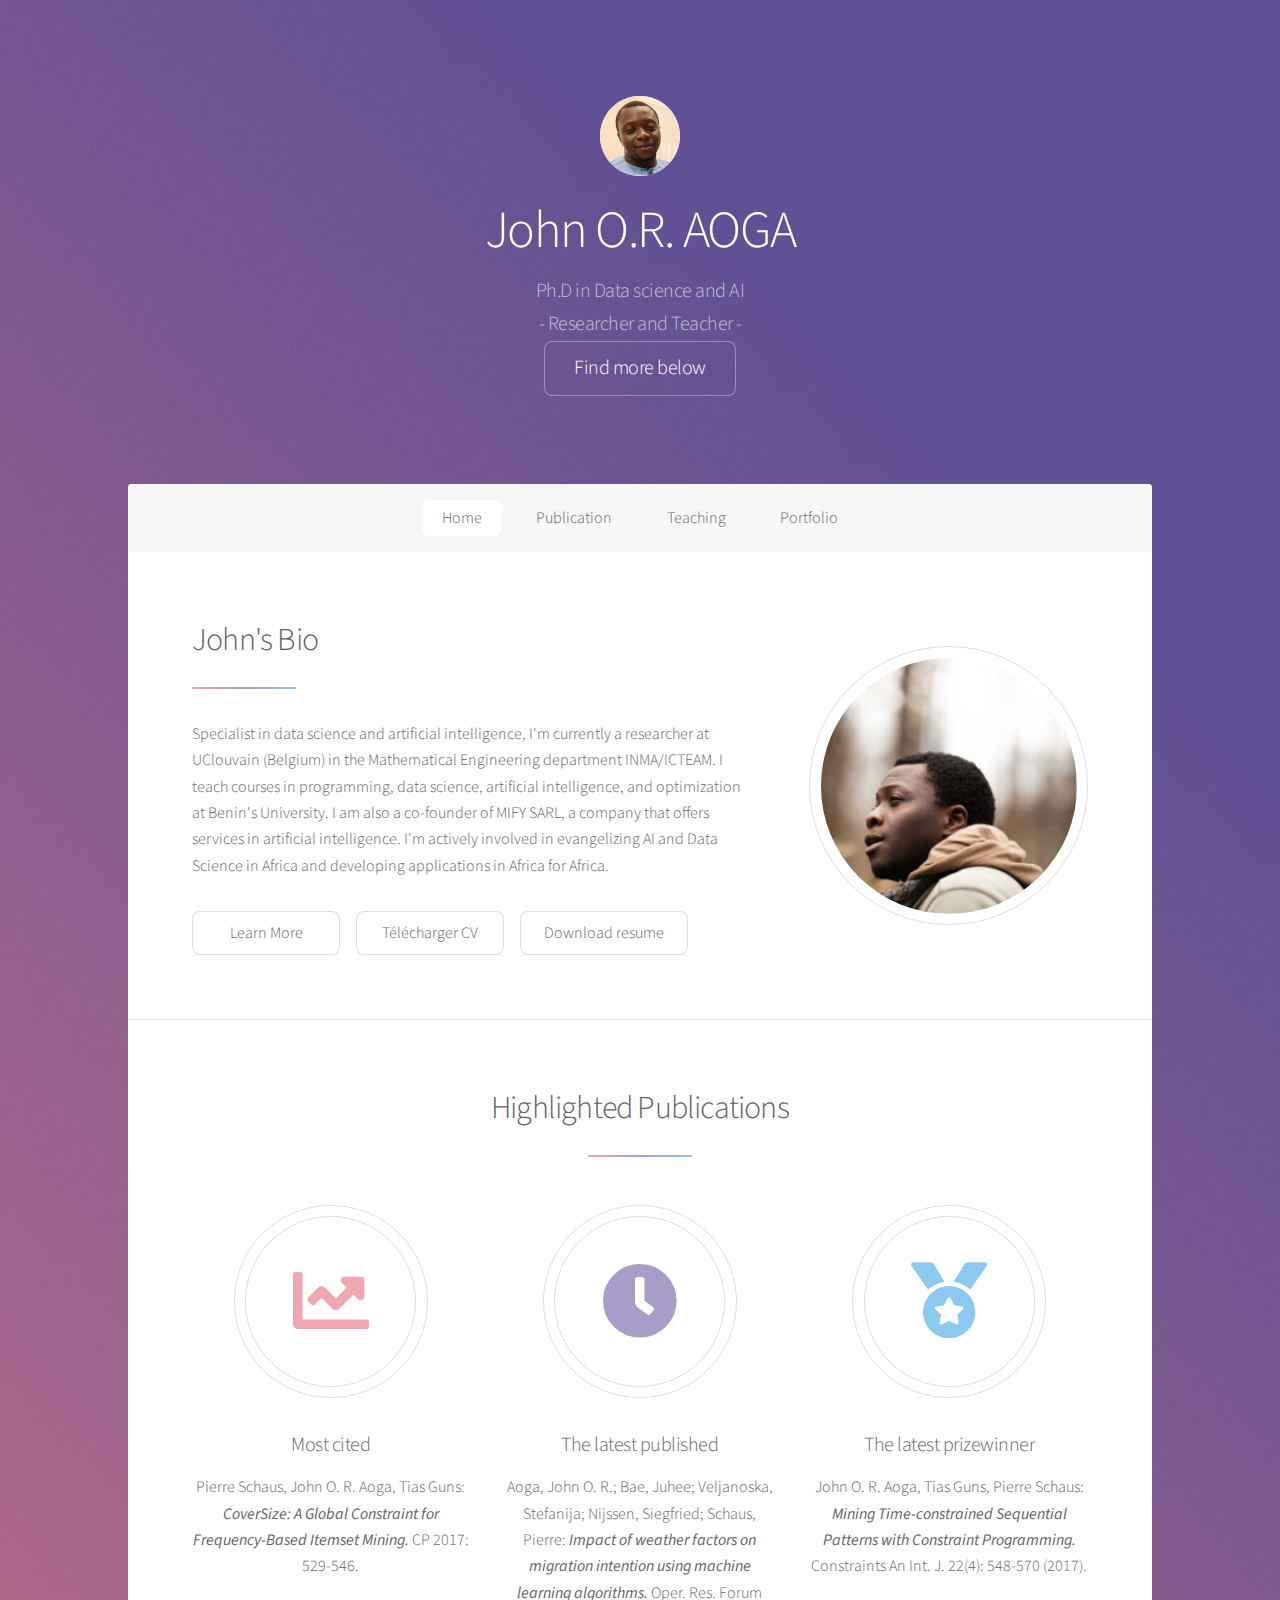
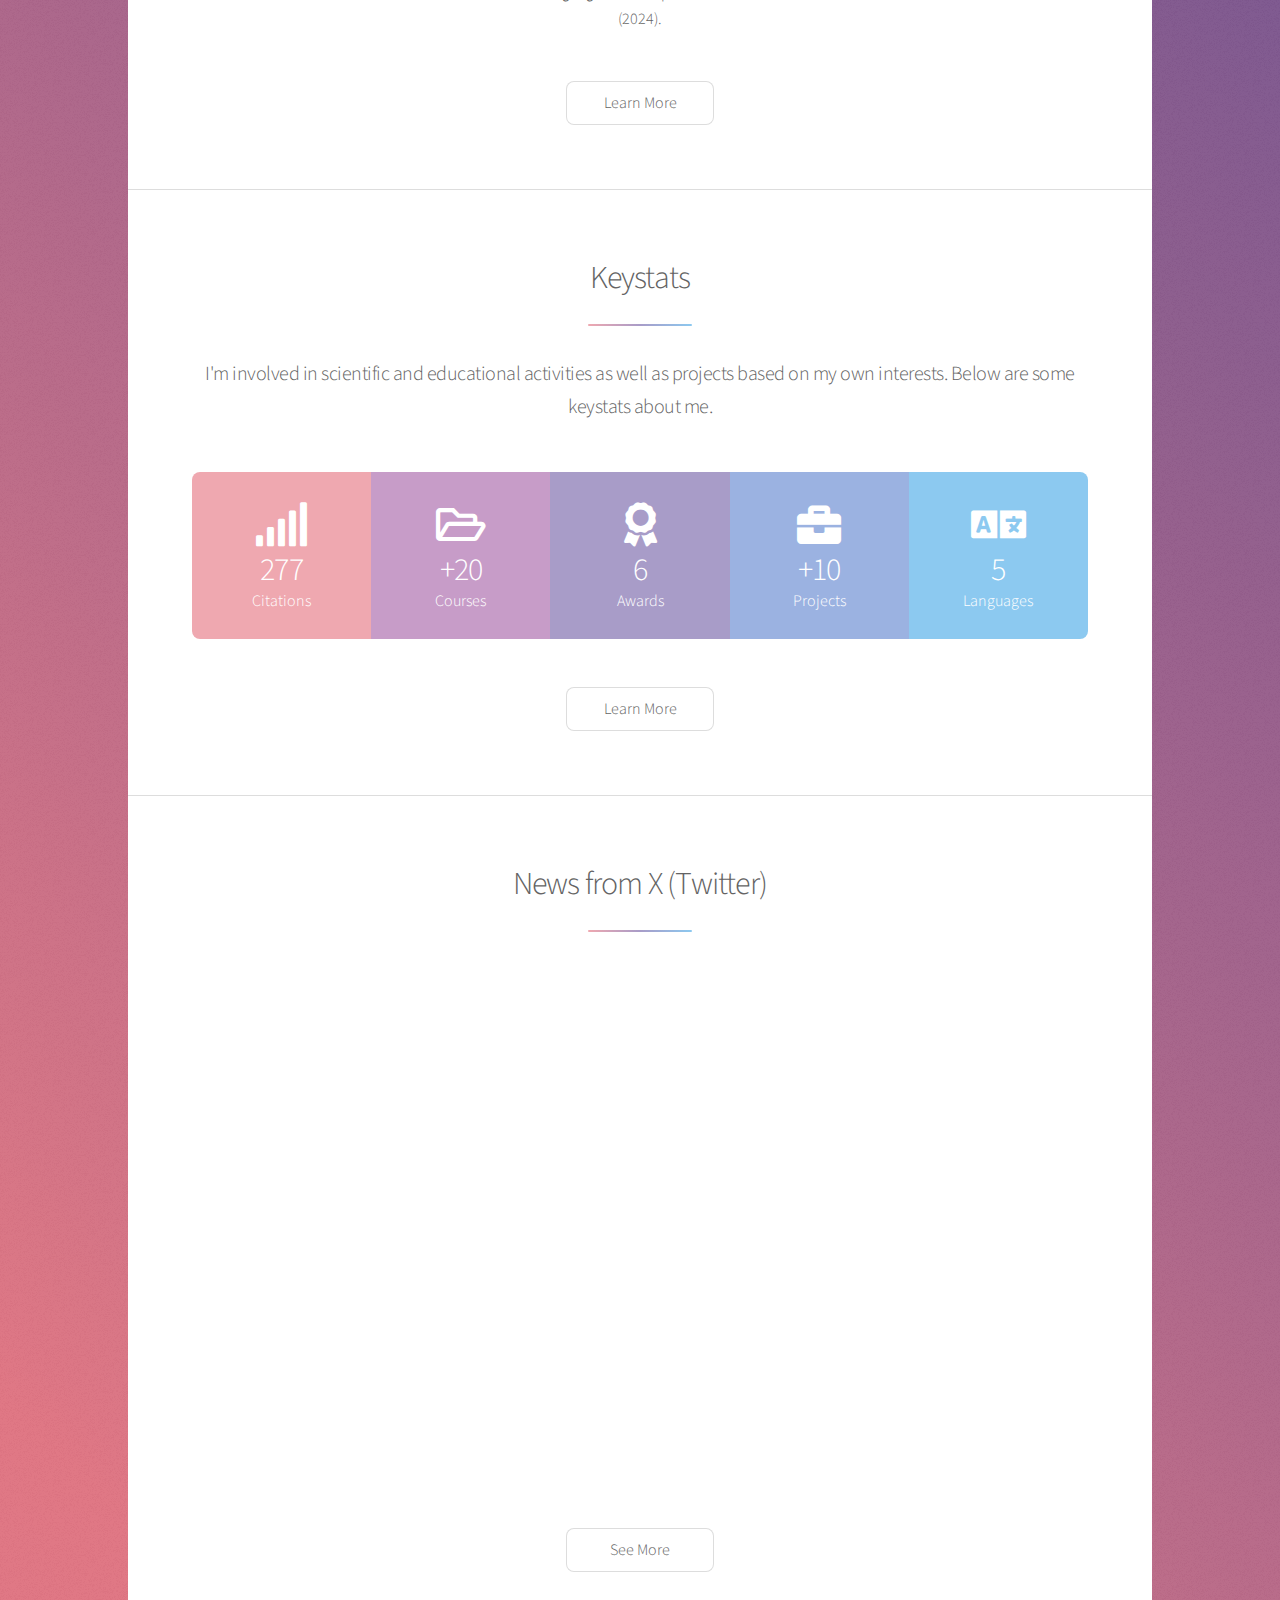
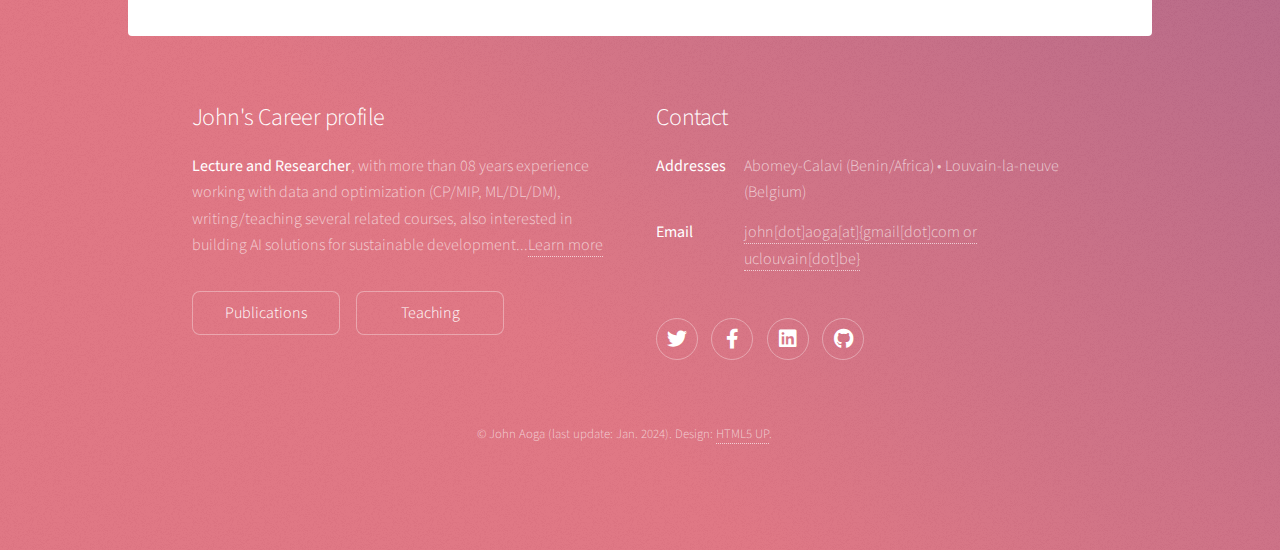
<file: index.html>
<!DOCTYPE HTML>
<!--
	Stellar by HTML5 UP
	html5up.net | @ajlkn
	Free for personal and commercial use under the CCA 3.0 license (html5up.net/license)
-->
<html>

<head>
	<title>John AOGA</title>
	<meta charset="utf-8" />
	<meta name="viewport" content="width=device-width, initial-scale=1, user-scalable=no" />
	<link rel="stylesheet" href="assets/css/main.css" />
	<noscript>
		<link rel="stylesheet" href="assets/css/noscript.css" />
	</noscript>
	<!-- Google Tag Manager --
		<script>(function(w,d,s,l,i){w[l]=w[l]||[];w[l].push({'gtm.start':
			new Date().getTime(),event:'gtm.js'});var f=d.getElementsByTagName(s)[0],
			j=d.createElement(s),dl=l!='dataLayer'?'&l='+l:'';j.async=true;j.src=
			'https://www.googletagmanager.com/gtm.js?id='+i+dl;f.parentNode.insertBefore(j,f);
			})(window,document,'script','dataLayer','GTM-5WQ2QBTK');</script>
		!-- End Google Tag Manager -->
	<!-- Google tag (gtag.js) -->
	<script async src="https://www.googletagmanager.com/gtag/js?id=G-4PGBBVECE0"></script>
	<script>
		window.dataLayer = window.dataLayer || [];
		function gtag() { dataLayer.push(arguments); }
		gtag('js', new Date());

		gtag('config', 'G-4PGBBVECE0');
	</script>
	<!-- Google tag (gtag.js) -->
</head>

<body class="is-preload">
	<!-- Google Tag Manager (noscript) --
		<noscript><iframe src="https://www.googletagmanager.com/ns.html?id=GTM-5WQ2QBTK"
			height="0" width="0" style="display:none;visibility:hidden"></iframe></noscript>
		!-- End Google Tag Manager (noscript) -->

	<!-- Wrapper -->
	<div id="wrapper">

		<!-- Header -->
		<header id="header" class="alt">
			<span class="logo"><img src="images/logo.svg" alt="" /></span>
			<h1>John O.R. AOGA</h1>
			<p>Ph.D in Data science and AI<br />
				- Researcher and Teacher - <br />
				<a href="#intro" class="button">Find more below</a>
				<!-- Find me on social media <a href="https://www.linkedin.com/in/john-aoga-2ba6a862/">@johnaoga</a> -->
			</p>
		</header>

		<!-- Nav -->
		<nav id="nav">
			<ul>
				<li class="sc1 sc2 sc3"><a href="#intro" class="active">Home</a></li>
				<li class="sc1"><a href="#first">Publication</a></li>
				<li class="sc1 sc2"><a href="teaching.html">Teaching</a></li>
				<li class="sc1"><a href="#second">Portfolio</a></li>
			</ul>
		</nav>

		<!-- Main -->
		<div id="main">

			<!-- Introduction -->
			<section id="intro" class="main">
				<div class="spotlight">
					<div class="content">
						<header class="major">
							<h2>John's Bio</h2>
						</header>
						<p> Specialist in data science and artificial intelligence, 
						I'm currently a researcher at UClouvain (Belgium) in the Mathematical Engineering department INMA/ICTEAM.
						I teach courses in programming, data science, artificial intelligence, and optimization at Benin's University.
						I am also a co-founder of MIFY SARL, a company that offers services in artificial intelligence.
						I'm actively involved in evangelizing AI and Data Science in Africa and developing applications in Africa for Africa.</p>
						<ul class="actions">
							<li><a href="bio.html" class="button">Learn More</a></li>
							<li><a href="#" class="button" target="_blank">Télécharger CV</a></li>
							<li><a href="#" class="button" target="_blank">Download resume</a></li>
						</ul>
					</div>
					<span class="image"><img src="images/john.png" alt="" /></span>
				</div>
			</section>

			<!-- First Section -->
			<section id="first" class="main special">
				<header class="major">
					<h2>Highlighted Publications</h2>
				</header>
				<ul class="features">
					<li>
						<span class="icon solid major style1 fa-chart-line"></span>
						<h3>Most cited</h3>
						<p> <span>Pierre Schaus, John O. R. Aoga, Tias Guns:</span> <em><b>CoverSize: A Global
									Constraint for Frequency-Based Itemset Mining.</b></em> CP 2017: 529-546.</p>
					</li>
					<li>
						<span class="icon solid major style3 fa-clock"></span>
						<h3>The latest published</h3>
						<p> <span>Aoga, John O. R.; Bae, Juhee; Veljanoska, Stefanija; Nijssen, Siegfried; Schaus,
									Pierre:</span>
									<em><b>Impact of weather factors on migration intention using machine learning
										algorithms.</b></em> Oper. Res. Forum (2024).
								
								</p>
					</li>
					<li>
						<span class="icon solid major style5 fa-medal"></span>
						<h3>The latest prizewinner</h3>
						<p> <span>John O. R. Aoga, Tias Guns, Pierre Schaus:</span> <em><b>Mining Time-constrained
									Sequential Patterns with Constraint Programming.</b></em> Constraints An Int. J.
							22(4): 548-570 (2017).</p>
					</li>
				</ul>
				<footer class="major">
					<ul class="actions special">
						<li><a href="pub.html" class="button">Learn More</a></li>
					</ul>
				</footer>
			</section>

			<!-- Second Section -->
			<section id="second" class="main special">
				<header class="major">
					<h2>Keystats</h2>
					<p>I'm involved in scientific and educational activities as well as projects based on my own
						interests. Below are some keystats about me.</p>
				</header>
				<ul class="statistics">
					<li class="style1">
						<span class="icon solid fa-signal"></span>
						<strong>277</strong> Citations
					</li>
					<li class="style2">
						<span class="icon fa-folder-open"></span>
						<!--strong>17</strong> Papers -->
						<strong>+20</strong> Courses
					</li>
					<li class="style3">
						<span class="icon solid fa-award"></span>
						<strong>6</strong> Awards
					</li>
					<li class="style4">
						<span class="icon solid fa-briefcase"></span>
						<strong>+10</strong> Projects
					</li>
					<li class="style5">
						<span class="icon solid fa-language"></span>
						<strong>5</strong> Languages
					</li>
				</ul>
				<!--p class="content">Nam elementum nisl et mi a commodo porttitor. Morbi sit amet nisl eu arcu faucibus hendrerit vel a risus. Nam a orci mi, elementum ac arcu sit amet, fermentum pellentesque et purus. Integer maximus varius lorem, sed convallis diam accumsan sed. Etiam porttitor placerat sapien, sed eleifend a enim pulvinar faucibus semper quis ut arcu. Ut non nisl a mollis est efficitur vestibulum. Integer eget purus nec nulla mattis et accumsan ut magna libero. Morbi auctor iaculis porttitor. Sed ut magna ac risus et hendrerit scelerisque. Praesent eleifend lacus in lectus aliquam porta. Cras eu ornare dui curabitur lacinia.</p-->
				<footer class="major">
					<ul class="actions special">
						<li><a href="portfolio.html" class="button">Learn More</a></li>
					</ul>
				</footer>
			</section>

			<!-- Get Started -->
			<section id="cta" class="main special">
				<header class="major">
					<h2>News from X (Twitter)</h2>
					<p></p>
				</header>
				<iframe src='https://www.juicer.io/api/feeds/johnaoga/iframe' frameborder='0' height='500'
					style='display:block;margin:0 auto;width: 100%;'></iframe>
				<footer class="major">
					<ul class="actions special">
						<!--li><a href="generic.html" class="button primary">Get Started</a></li-->
						<li><a href="https://twitter.com/johnaoga" class="button" target="_blank">See More</a></li>
					</ul>
				</footer>
			</section>

		</div>

		<!-- Footer -->
		<footer id="footer">
			<section>
				<h2>John's Career profile</h2>
				<p><b>Lecture and Researcher</b>, with more than 08 years experience working with data and optimization
					(CP/MIP, ML/DL/DM), writing/teaching several related courses, also interested in building AI
					solutions for sustainable development...<a href="bio.html">Learn more</a></p>
				<ul class="actions">
					<li><a href="pub.html" class="button">Publications</a></li>
					<li><a href="teaching.html" class="button">Teaching</a></li>
				</ul>
			</section>
			<section>
				<h2>Contact</h2>
				<dl class="alt">
					<dt>Addresses</dt>
					<dd>Abomey-Calavi (Benin/Africa) &bull; Louvain-la-neuve (Belgium)</dd>
					<!-- <dt>Phone</dt>
								<dd>(+229) 97-999-277</dd>-->
					<dt>Email</dt>
					<dd><a href="#">john[dot]aoga[at]{gmail[dot]com or uclouvain[dot]be}</a></dd>
				</dl>
				<ul class="icons">
					<li><a href="https://twitter.com/johnaoga" class="icon brands fa-twitter alt" target="_blank"><span
								class="label">X (ex Twitter)</span></a></li>
					<li><a href="https://www.facebook.com/john.aoga" class="icon brands fa-facebook-f alt"
							target="_blank"><span class="label">Facebook</span></a></li>
					<li><a href="https://www.linkedin.com/in/john-aoga-2ba6a862/" class="icon brands fa-linkedin alt"
							target="_blank"><span class="label">LinkedIn</span></a></li>
					<li><a href="https://github.com/johnaoga" class="icon brands fa-github alt" target="_blank"><span
								class="label">GitHub</span></a></li>
					<!--li><a href="#" class="icon brands fa-dribbble alt"><span class="label" target="_blank">Dribbble</span></a></li-->
				</ul>
			</section>
			<p class="copyright">&copy; John Aoga (last update: Jan. 2024). Design: <a href="https://html5up.net" target="_blank">HTML5 UP</a>.
			</p>
		</footer>

	</div>

	<!-- Scripts -->
	<script src="assets/js/jquery.min.js"></script>
	<script src="assets/js/jquery.scrollex.min.js"></script>
	<script src="assets/js/jquery.scrolly.min.js"></script>
	<script src="assets/js/browser.min.js"></script>
	<script src="assets/js/breakpoints.min.js"></script>
	<script src="assets/js/util.js"></script>
	<script src="assets/js/main.js"></script>

</body>

</html>
</file>
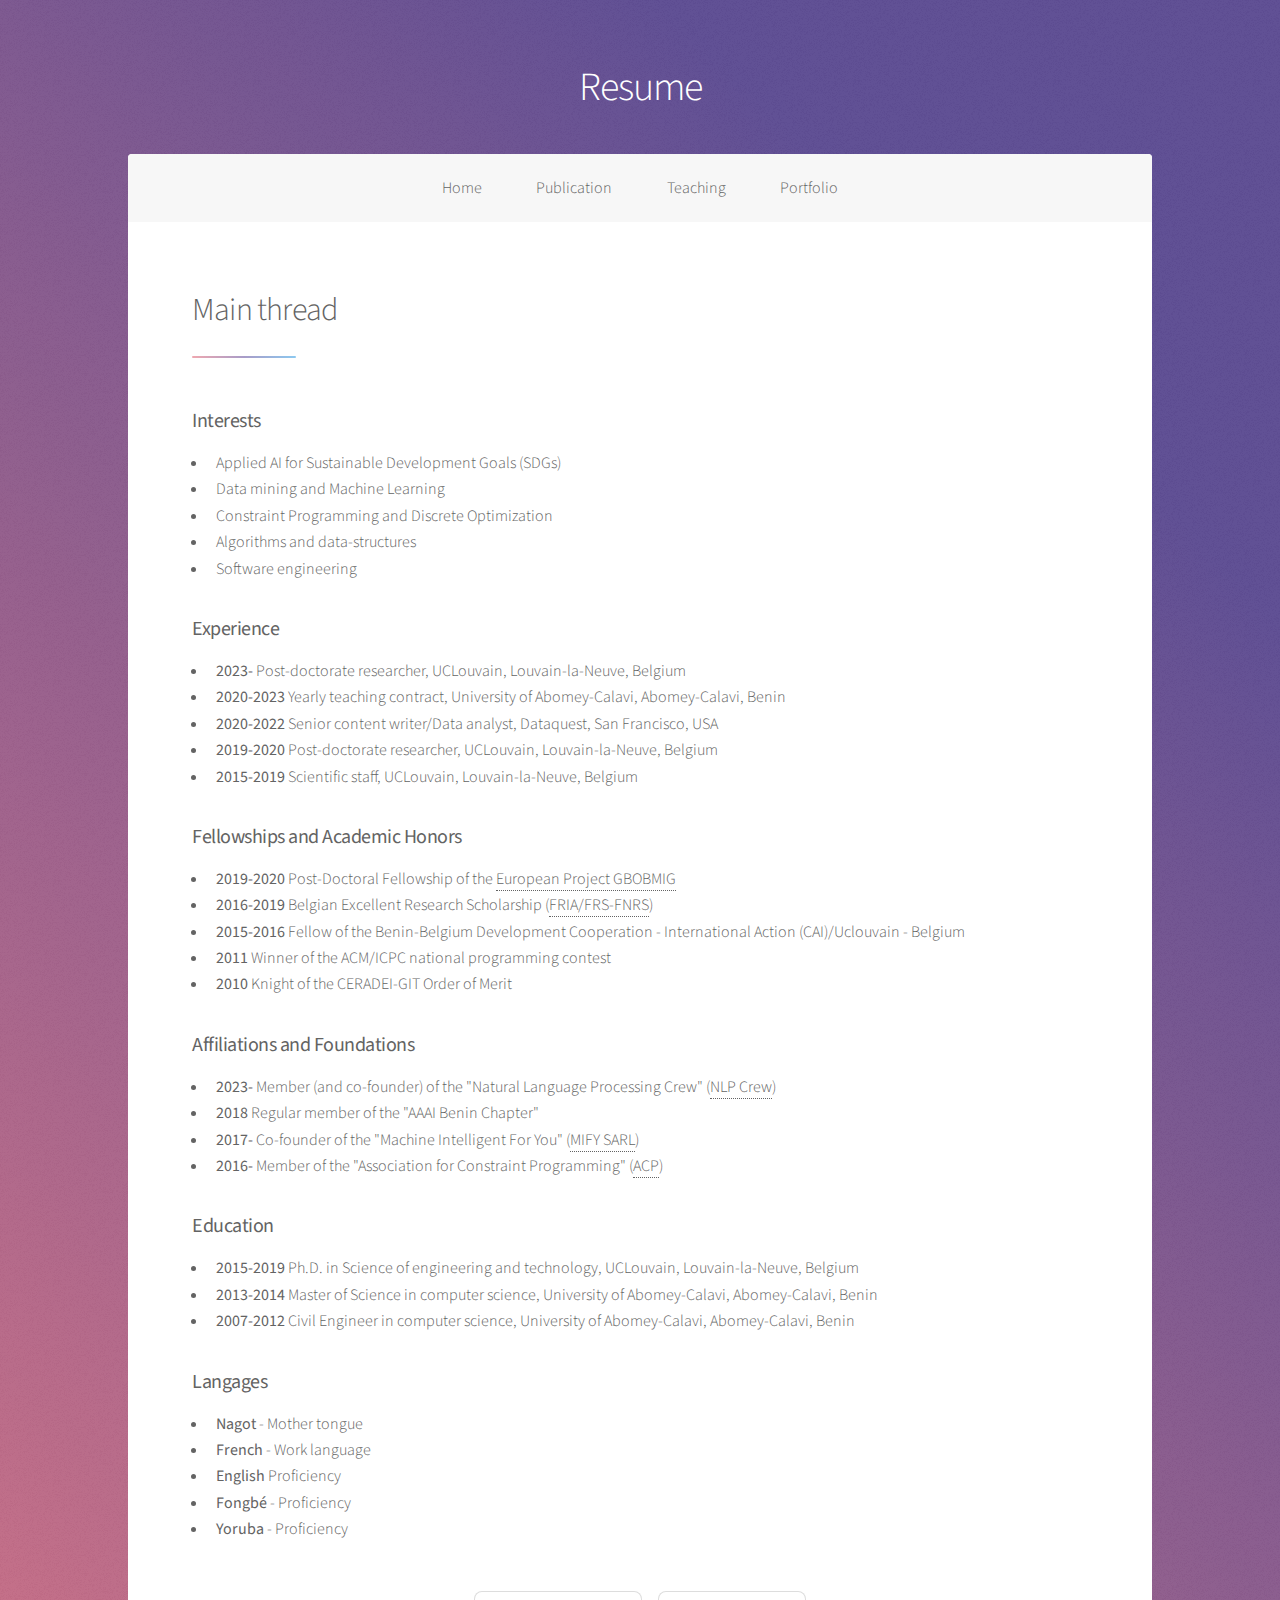
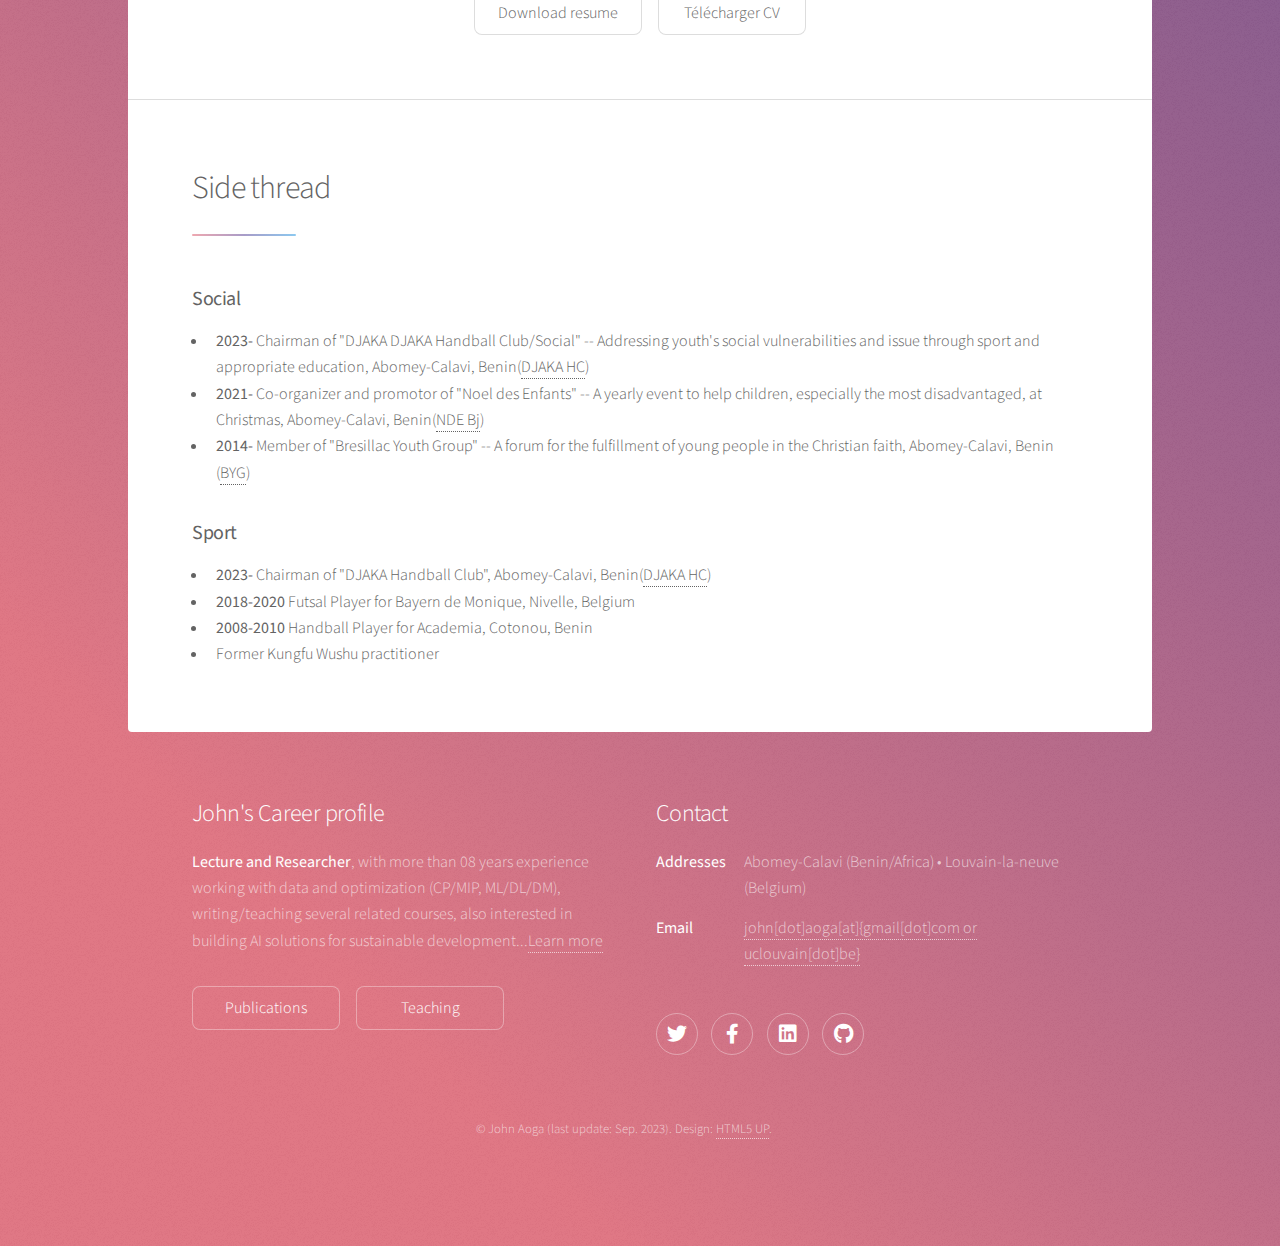
<file: bio.html>
<!DOCTYPE HTML>
<!--
	Stellar by HTML5 UP
	html5up.net | @ajlkn
	Free for personal and commercial use under the CCA 3.0 license (html5up.net/license)
-->
<html>

<head>
	<title>John's bio</title>
	<meta charset="utf-8" />
	<meta name="viewport" content="width=device-width, initial-scale=1, user-scalable=no" />
	<link rel="stylesheet" href="assets/css/main.css" />
	<noscript>
		<link rel="stylesheet" href="assets/css/noscript.css" />
	</noscript>
	<!-- Google Tag Manager --
		<script>(function(w,d,s,l,i){w[l]=w[l]||[];w[l].push({'gtm.start':
			new Date().getTime(),event:'gtm.js'});var f=d.getElementsByTagName(s)[0],
			j=d.createElement(s),dl=l!='dataLayer'?'&l='+l:'';j.async=true;j.src=
			'https://www.googletagmanager.com/gtm.js?id='+i+dl;f.parentNode.insertBefore(j,f);
			})(window,document,'script','dataLayer','GTM-5WQ2QBTK');</script>
		!-- End Google Tag Manager -->
	<!-- Google tag (gtag.js) -->
	<script async src="https://www.googletagmanager.com/gtag/js?id=G-4PGBBVECE0"></script>
	<script>
		window.dataLayer = window.dataLayer || [];
		function gtag() { dataLayer.push(arguments); }
		gtag('js', new Date());

		gtag('config', 'G-4PGBBVECE0');
	</script>
	<!-- Google tag (gtag.js) -->
</head>

<body class="is-preload">
	<!-- Google Tag Manager (noscript) --
		<noscript><iframe src="https://www.googletagmanager.com/ns.html?id=GTM-5WQ2QBTK"
			height="0" width="0" style="display:none;visibility:hidden"></iframe></noscript>
		!-- End Google Tag Manager (noscript) -->
	<!-- Wrapper -->
	<div id="wrapper">

		<!-- Header -->
		<header id="header">
			<h1>Resume</h1>
			<p></p>
		</header>

		<!-- Nav -->
		<nav id="nav">
			<ul>
				<li class="sc1"><a href="index.html">Home</a></li>
				<li class="sc1 sc2"><a href="pub.html">Publication</a></li>
				<li class="sc1 sc2 sc3"><a href="teaching.html">Teaching</a></li>
				<li class="sc1 sc2 sc3 sc4"><a href="portfolio.html">Portfolio</a></li>
			</ul>
		</nav>

		<!-- Main -->
		<div id="main">

			<!-- First Section -->
			<section class="main">
				<header class="major">
					<h2>Main thread</h2>
				</header>

				<h3><b>Interests</b></h3>
				<ul>
					<li>Applied AI for Sustainable Development Goals (SDGs)</li>
					<li>Data mining and Machine Learning</li>
					<li>Constraint Programming and Discrete Optimization</li>
					<li>Algorithms and data-structures</li>
					<li>Software engineering</li>
				</ul>

				<h3><b>Experience</b></h3>
				<ul>
					<li><strong>2023-</strong> Post-doctorate researcher, UCLouvain, Louvain-la-Neuve, Belgium</li>
					<li><strong>2020-2023</strong> Yearly teaching contract, University of Abomey-Calavi, Abomey-Calavi,
						Benin</li>
					<li><strong>2020-2022</strong> Senior content writer/Data analyst, Dataquest, San Francisco, USA
					</li>
					<li><strong>2019-2020</strong> Post-doctorate researcher, UCLouvain, Louvain-la-Neuve, Belgium</li>
					<li><strong>2015-2019</strong> Scientific staff, UCLouvain, Louvain-la-Neuve, Belgium</li>
				</ul>

				<h3><b>Fellowships and Academic Honors</b></h3>
				<ul>
					<li><strong>2019-2020</strong> Post-Doctoral Fellowship of the <a
							href="https://uclouvain. be/fr/instituts-recherche/juri/cedie/globmig.html">European Project
							GBOBMIG</a></li>
					<li><strong>2016-2019</strong> Belgian Excellent Research Scholarship (<a
							href="http://www.fnrs.be/index.php">FRIA/FRS-FNRS</a>)</li>
					<li><strong>2015-2016</strong> Fellow of the Benin-Belgium Development Cooperation - International
						Action (CAI)/Uclouvain - Belgium</li>
					<li><strong>2011</strong> Winner of the ACM/ICPC national programming contest</li>
					<li><strong>2010</strong> Knight of the CERADEI-GIT Order of Merit</li>
				</ul>

				<h3><b>Affiliations and Foundations</b></h3>
				<ul>
					<li><strong>2023-</strong> Member (and co-founder) of the "Natural Language Processing Crew" (<a
							href="https://www.nlpcrew.github.io/">NLP Crew</a>)</li>
					<li><strong>2018</strong> Regular member of the "AAAI Benin Chapter"</li>
					<li><strong>2017-</strong> Co-founder of the "Machine Intelligent For You" (<a
							href="https://www.mify-ai.org/">MIFY SARL</a>)</li>
					<!--li><strong>2016-</strong> Regular member of the "Association Française pour la Programmation par Contraintes" (<a href="https://www.afpc-asso.org/">AFPC</a>)</li-->
					<li><strong>2016-</strong> Member of the "Association for Constraint Programming" (<a
							href="https://www.a4cp.org/">ACP</a>)</li>
				</ul>

				<h3><b>Education</b></h3>
				<ul>
					<li><strong>2015-2019</strong> Ph.D. in Science of engineering and technology, UCLouvain,
						Louvain-la-Neuve, Belgium</li>
					<li><strong>2013-2014</strong> Master of Science in computer science, University of Abomey-Calavi,
						Abomey-Calavi, Benin</li>
					<li><strong>2007-2012</strong> Civil Engineer in computer science, University of Abomey-Calavi,
						Abomey-Calavi, Benin</li>
				</ul>

				<h3><b>Langages</b></h3>
				<ul>
					<li><strong>Nagot</strong> - Mother tongue</li>
					<li><strong>French</strong> - Work language</li>
					<li><strong>English</strong> Proficiency </li>
					<li><strong>Fongbé</strong> - Proficiency</li>
					<li><strong>Yoruba</strong> - Proficiency</li>
				</ul>

				<footer class="major">
					<ul class="actions special">
						<li><a href="./assets/docs/resume.pdf" class="button" target="_blank" download>Download
								resume</a></li>
						<li><a href="./assets/docs/cv.pdf" class="button" target="_blank" download>Télécharger CV</a>
						</li>
					</ul>
				</footer>
			</section>

			<!-- First Section -->
			<section class="main">
				<header class="major">
					<h2>Side thread</h2>
				</header>

				<h3><b>Social</b></h3>
				<ul>
					<li><strong>2023-</strong> Chairman of "DJAKA DJAKA Handball Club/Social" -- Addressing youth's
						social vulnerabilities and issue through sport and appropriate education, Abomey-Calavi,
						Benin(<a href="#">DJAKA HC</a>)</li>
					<li><strong>2021-</strong> Co-organizer and promotor of "Noel des Enfants" -- A yearly event to help
						children, especially the most disadvantaged, at Christmas, Abomey-Calavi, Benin(<a href="#">NDE
							Bj</a>)</li>
					<li><strong>2014-</strong> Member of "Bresillac Youth Group" -- A forum for the fulfillment of young
						people in the Christian faith, Abomey-Calavi, Benin (<a href="#">BYG</a>)</li>
				</ul>

				<h3><b>Sport</b></h3>
				<ul>
					<li><strong>2023-</strong> Chairman of "DJAKA Handball Club", Abomey-Calavi, Benin(<a href="#">DJAKA
							HC</a>)</li>
					<li><strong>2018-2020</strong> Futsal Player for Bayern de Monique, Nivelle, Belgium</li>
					<li><strong>2008-2010</strong> Handball Player for Academia, Cotonou, Benin</li>
					<li>Former Kungfu Wushu practitioner</li>
				</ul>
			</section>

		</div>


		<!-- Footer -->
		<footer id="footer">
			<section>
				<h2>John's Career profile</h2>
				<p><b>Lecture and Researcher</b>, with more than 08 years experience working with data and optimization
					(CP/MIP, ML/DL/DM), writing/teaching several related courses, also interested in building AI
					solutions for sustainable development...<a href="bio.html">Learn more</a></p>
				<ul class="actions">
					<li><a href="pub.html" class="button">Publications</a></li>
					<li><a href="teaching.html" class="button">Teaching</a></li>
				</ul>
			</section>
			<section>
				<h2>Contact</h2>
				<dl class="alt">
					<dt>Addresses</dt>
					<dd>Abomey-Calavi (Benin/Africa) &bull; Louvain-la-neuve (Belgium)</dd>
					<!-- <dt>Phone</dt>
								<dd>(+229) 97-999-277</dd>-->
					<dt>Email</dt>
					<dd><a href="#">john[dot]aoga[at]{gmail[dot]com or uclouvain[dot]be}</a></dd>
				</dl>
				<ul class="icons">
					<li><a href="https://twitter.com/johnaoga" class="icon brands fa-twitter alt" target="_blank"><span
								class="label">X (ex Twitter)</span></a></li>
					<li><a href="https://www.facebook.com/john.aoga" class="icon brands fa-facebook-f alt"
							target="_blank"><span class="label">Facebook</span></a></li>
					<li><a href="https://www.linkedin.com/in/john-aoga-2ba6a862/" class="icon brands fa-linkedin alt"
							target="_blank"><span class="label">LinkedIn</span></a></li>
					<li><a href="https://github.com/johnaoga" class="icon brands fa-github alt" target="_blank"><span
								class="label">GitHub</span></a></li>
					<!--li><a href="#" class="icon brands fa-dribbble alt"><span class="label" target="_blank">Dribbble</span></a></li-->
				</ul>
			</section>
			<p class="copyright">&copy; John Aoga (last update: Sep. 2023). Design: <a href="https://html5up.net" target="_blank">HTML5 UP</a>.
			</p>
		</footer>

	</div>

	<!-- Scripts -->
	<script src="assets/js/jquery.min.js"></script>
	<script src="assets/js/jquery.scrollex.min.js"></script>
	<script src="assets/js/jquery.scrolly.min.js"></script>
	<script src="assets/js/browser.min.js"></script>
	<script src="assets/js/breakpoints.min.js"></script>
	<script src="assets/js/util.js"></script>
	<script src="assets/js/main.js"></script>

</body>

</html>
</file>
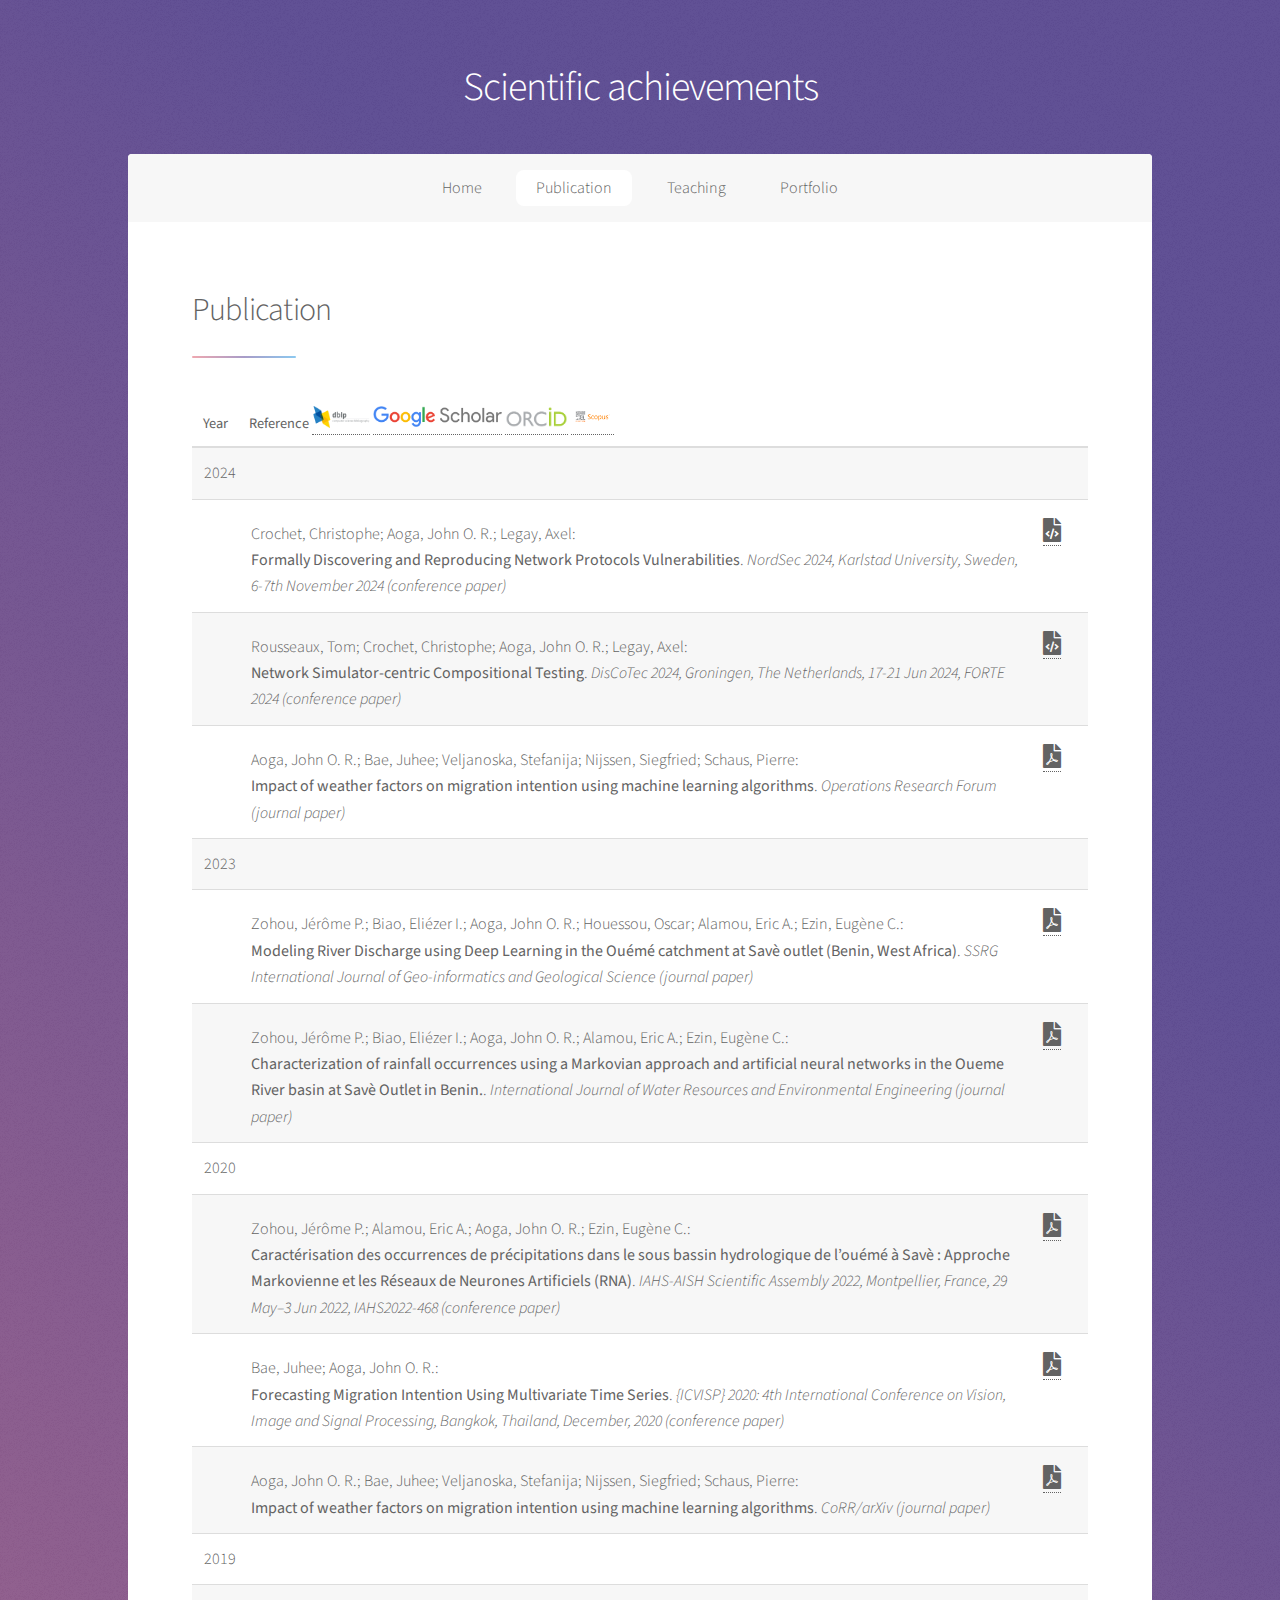
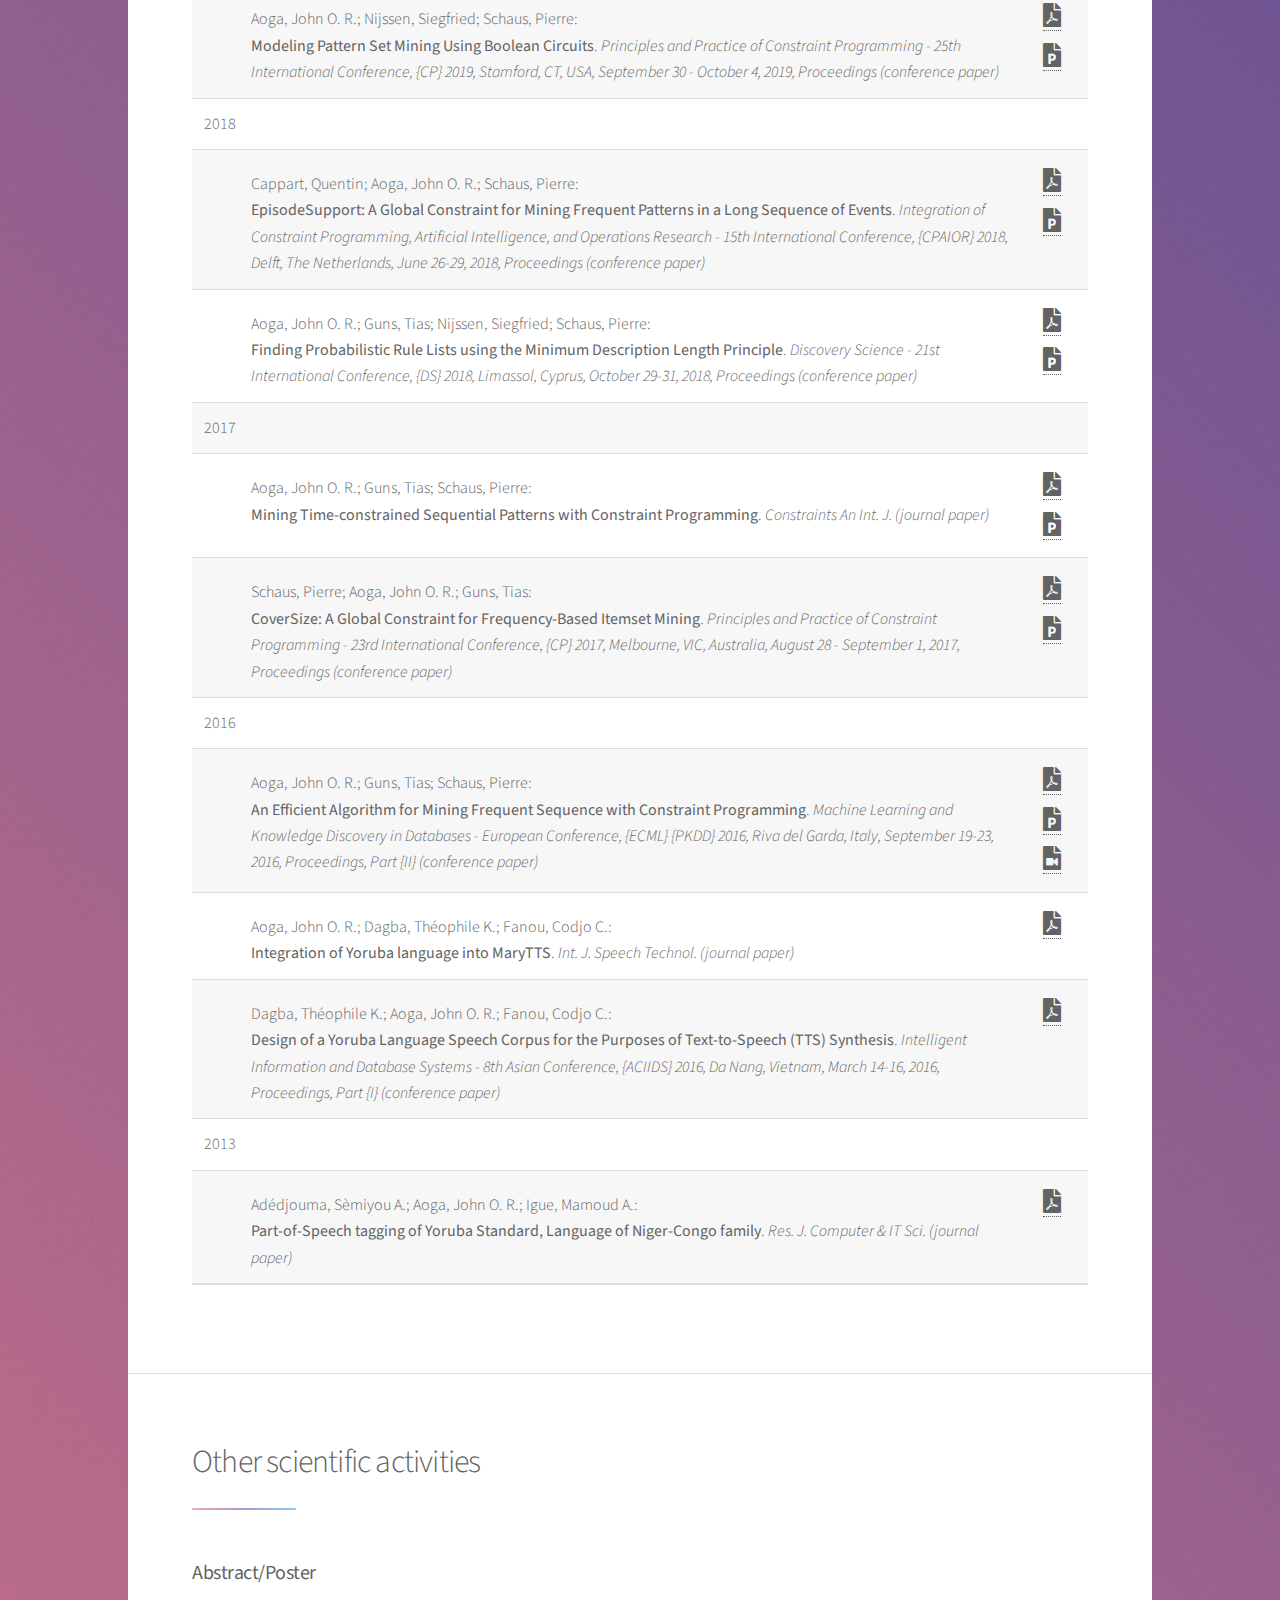
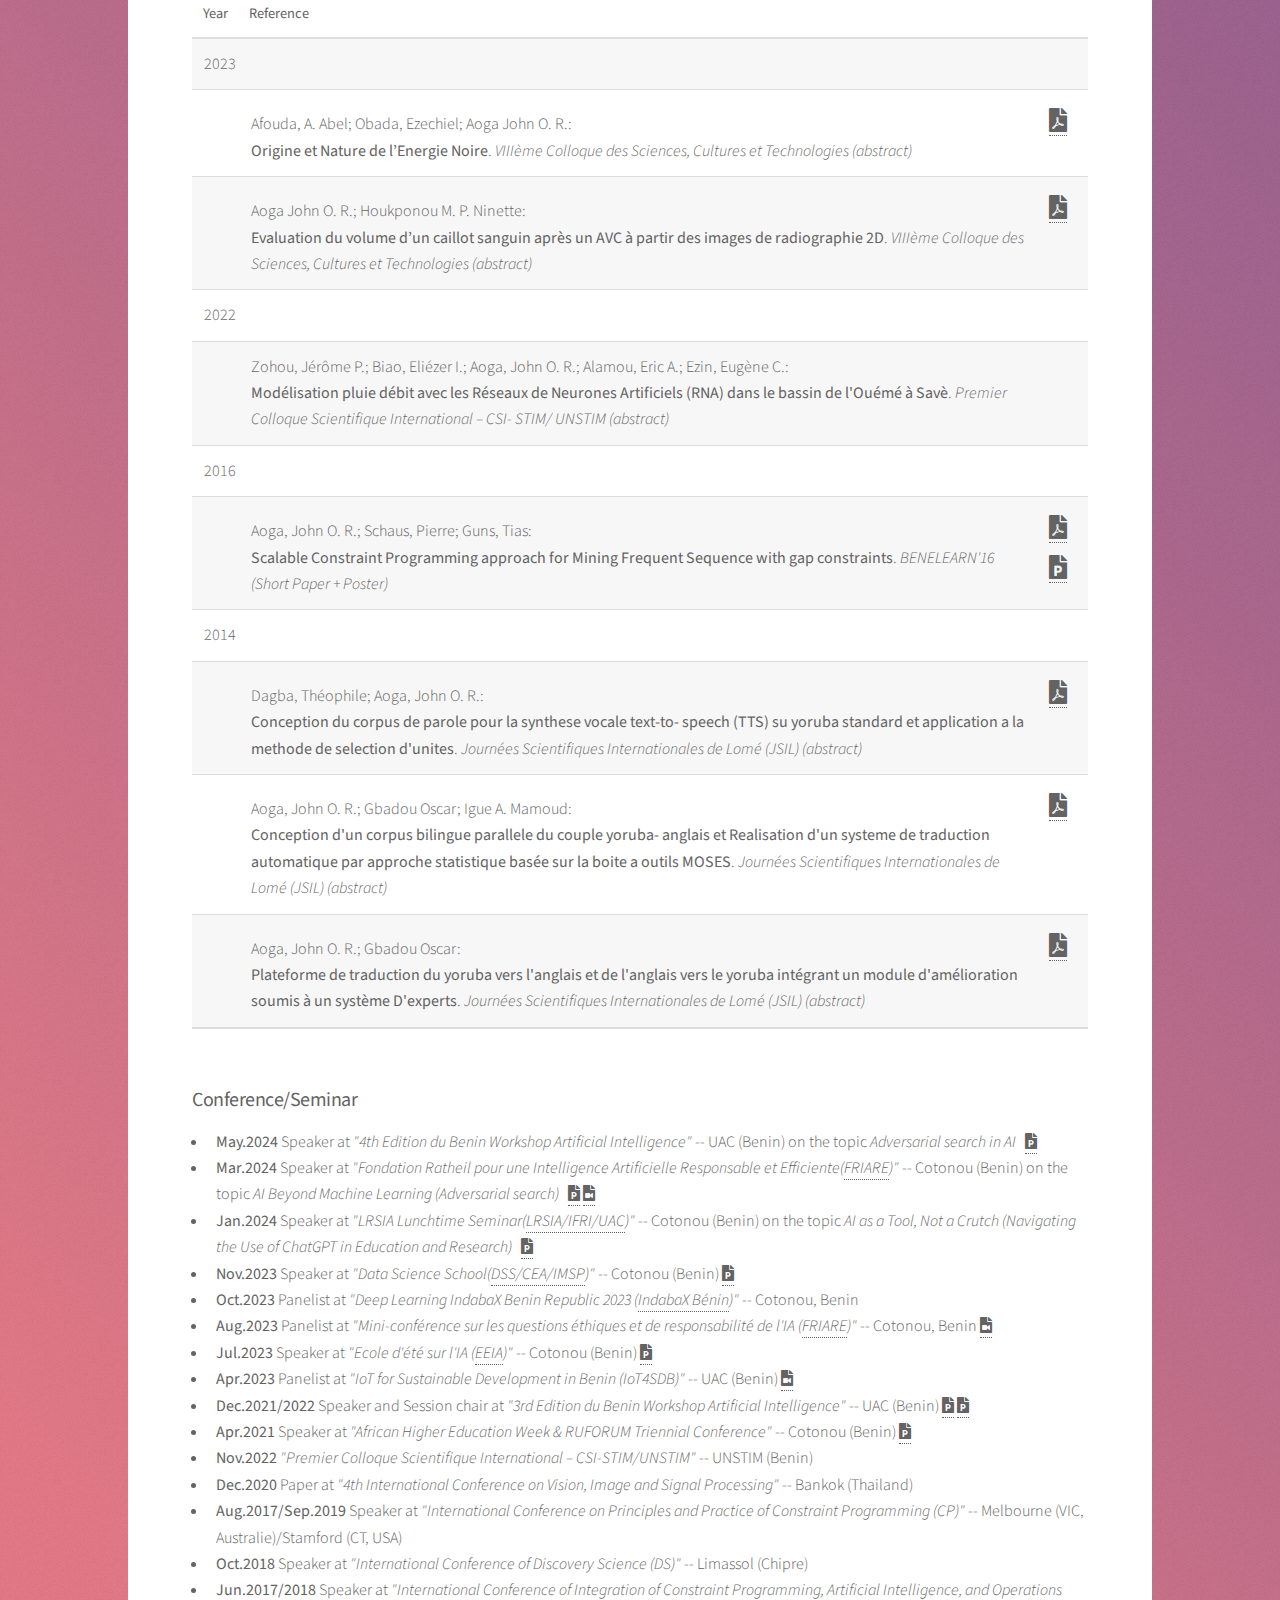
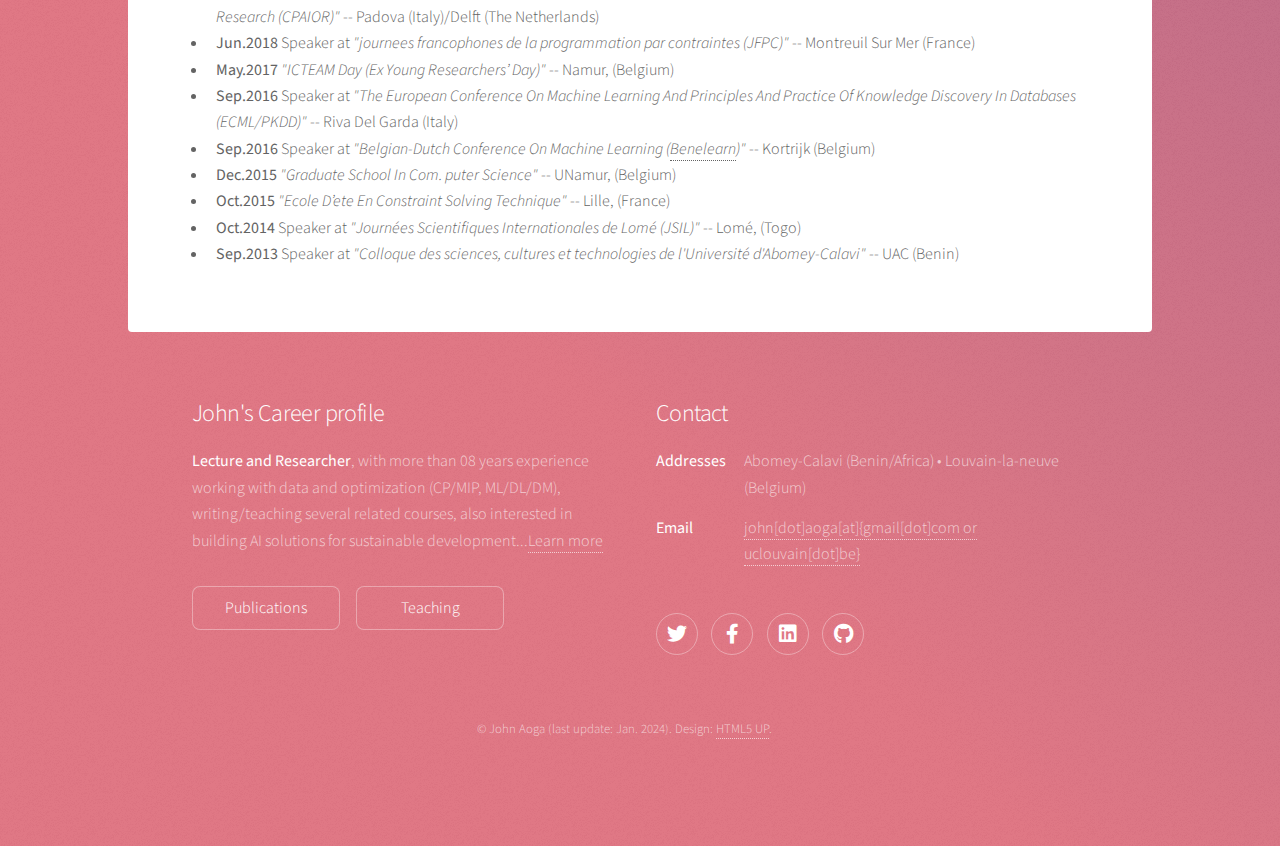
<file: pub.html>
<!DOCTYPE HTML>
<!--
	Stellar by HTML5 UP
	html5up.net | @ajlkn
	Free for personal and commercial use under the CCA 3.0 license (html5up.net/license)
-->
<html>

<head>
	<title>John's publications</title>
	<meta charset="utf-8" />
	<meta name="viewport" content="width=device-width, initial-scale=1, user-scalable=no" />
	<link rel="stylesheet" href="assets/css/main.css" />
	<noscript>
		<link rel="stylesheet" href="assets/css/noscript.css" />
	</noscript>
	<!-- Google Tag Manager --
		<script>(function(w,d,s,l,i){w[l]=w[l]||[];w[l].push({'gtm.start':
			new Date().getTime(),event:'gtm.js'});var f=d.getElementsByTagName(s)[0],
			j=d.createElement(s),dl=l!='dataLayer'?'&l='+l:'';j.async=true;j.src=
			'https://www.googletagmanager.com/gtm.js?id='+i+dl;f.parentNode.insertBefore(j,f);
			})(window,document,'script','dataLayer','GTM-5WQ2QBTK');</script>
		!-- End Google Tag Manager -->
	<!-- Google tag (gtag.js) -->
	<script async src="https://www.googletagmanager.com/gtag/js?id=G-4PGBBVECE0"></script>
	<script>
		window.dataLayer = window.dataLayer || [];
		function gtag() { dataLayer.push(arguments); }
		gtag('js', new Date());

		gtag('config', 'G-4PGBBVECE0');
	</script>
	<!-- Google tag (gtag.js) -->
</head>

<body class="is-preload">
	<!-- Google Tag Manager (noscript) --
		<noscript><iframe src="https://www.googletagmanager.com/ns.html?id=GTM-5WQ2QBTK"
			height="0" width="0" style="display:none;visibility:hidden"></iframe></noscript>
		!-- End Google Tag Manager (noscript) -->

	<!-- Wrapper -->
	<div id="wrapper">

		<!-- Header -->
		<header id="header">
			<h1>Scientific achievements</h1>
			<p></p>
		</header>

		<!-- Nav -->
		<nav id="nav">
			<ul>
				<li class="sc1"><a href="index.html">Home</a></li>
				<li class="sc1 sc2 sc3"><a href="pub.html" class="active">Publication</a></li>
				<li class="sc1 sc2"><a href="teaching.html">Teaching</a></li>
				<li class="sc1"><a href="portfolio.html">Portfolio</a></li>
			</ul>
		</nav>

		<!-- Main -->
		<div id="main">

			<!-- First Section -->
			<section class="main">
				<header class="major">
					<h2>Publication</h2>
				</header>

				<div class="table-wrapper">
					<table>
						<thead>
							<tr>
								<th>Year</th>
								<th>Reference
									<span class="publogo"><a href="https://dblp.org/pid/176/2594.html"
											target="_blank"><img src="./images/DBLP_Logo.png" alt="DBLP" /></a></span>
									<span class="publogo"><a
											href="https://scholar.google.com/citations?user=SZWEYcsAAAAJ"
											target="_blank"><img src="./images/Google_Scholar_logo.png"
												alt="Google Scholar" /></a></span>
									<span class="publogo"><a href="https://orcid.org/0000-0002-7213-146X"
											target="_blank"><img src="./images/ORCID_logo.png" alt="ORCID" /></a></span>
									<span class="publogo"><a
											href="https://www.scopus.com/authid/detail.uri?authorId=57063265200"
											target="_blank"><img src="./images/scopus_logo.webp"
												alt="SCOPUS" /></a></span>
								</th>
								<th></th>
							</tr>
						</thead>
						<tbody>
							<tr class="yearrow">
								<td colspan="3">2024</td>
							</tr>

							<tr class="rowpub conferencepub">
								<td></td>
								<td>Crochet, Christophe; Aoga, John O. R.; Legay, Axel:<br />
									<b>Formally Discovering and Reproducing Network Protocols Vulnerabilities</b>. <i>NordSec 2024, Karlstad University, 
									Sweden, 6-7th November 2024</i> <em>(conference paper)</em>
								</td>
								<td class="pub"><a
										href="https://nordsec2024.kau.se/accepted-papers/"
										class="style1" target="_blank" download><strong
											class="icon solid fa-file-code"></strong></a> </td>
							</tr>

							<tr class="rowpub conferencepub">
								<td></td>
								<td>Rousseaux, Tom; Crochet, Christophe; Aoga, John O. R.; Legay, Axel:<br />
									<b>Network Simulator-centric Compositional Testing</b>. <i>DisCoTec 2024, Groningen,
										The Netherlands, 17-21 Jun 2024, FORTE 2024</i> <em>(conference paper)</em>
								</td>
								<td class="pub"><a
										href="https://www.discotec.org/2024/accepted-papers"
										class="style1" target="_blank" download><strong
											class="icon solid fa-file-code"></strong></a> </td>
							</tr>

							<tr class="rowpub journalpub">
								<td></td>
								<td>Aoga, John O. R.; Bae, Juhee; Veljanoska, Stefanija; Nijssen, Siegfried; Schaus,
									Pierre:<br />
									<b>Impact of weather factors on migration intention using machine learning
										algorithms</b>.
									<i>Operations Research Forum</i> <em>(journal paper)</em>
								</td>
								<td class="pub"><a href="https://link.springer.com/article/10.1007/s43069-023-00271-y"
										class="style1" target="_blank" download><strong
											class="icon solid fa-file-pdf"></strong></a>
								</td>
							</tr>

							<tr class="yearrow">
								<td colspan="3">2023</td>
							</tr>

							<tr class="rowpub journalpub">
								<td></td>
								<td>Zohou, Jérôme P.; Biao, Eliézer I.; Aoga, John O. R.; Houessou, Oscar; Alamou, Eric
									A.; Ezin, Eugène C.:<br /> <b>Modeling River Discharge using Deep Learning in the
										Ouémé catchment at Savè outlet (Benin, West Africa)</b>. <i>SSRG International
										Journal of Geo-informatics and Geological Science</i> <em>(journal paper)</em>
								</td>
								<td class="pub"><a
										href="https://www.internationaljournalssrg.org/IJGGS/2023/Volume10-Issue1/IJGGS-V10I1P103.pdf"
										class="style1" target="_blank" download><strong
											class="icon solid fa-file-pdf"></strong></a> </td>
							</tr>

							<tr class="rowpub journalpub">
								<td></td>
								<td>Zohou, Jérôme P.; Biao, Eliézer I.; Aoga, John O. R.; Alamou, Eric A.; Ezin, Eugène
									C.:<br /> <b>Characterization of rainfall occurrences using a Markovian approach and
										artificial neural networks in the Oueme River basin at Savè Outlet in
										Benin.</b>. <i>International Journal of Water Resources and Environmental
										Engineering</i> <em>(journal paper)</em> </td>
								<td class="pub"><a
										href="https://academicjournals.org/journal/IJWREE/article-full-text-pdf/40B6E2670615.pdf"
										class="style1" target="_blank" download><strong
											class="icon solid fa-file-pdf"></strong></a> </td>
							</tr>

							<tr class="yearrow">
								<td colspan="3">2020</td>
							</tr>

							<tr class="rowpub conferencepub">
								<td></td>
								<td>Zohou, Jérôme P.; Alamou, Eric A.; Aoga, John O. R.; Ezin, Eugène C.:<br />
									<b>Caractérisation des occurrences de précipitations dans le sous bassin
										hydrologique de l’ouémé à Savè : Approche Markovienne et les Réseaux de Neurones
										Artificiels (RNA)</b>. <i>IAHS-AISH Scientific Assembly 2022, Montpellier,
										France, 29 May–3 Jun 2022, IAHS2022-468</i> <em>(conference paper)</em>
								</td>
								<td class="pub"><a
										href="https://meetingorganizer.copernicus.org/IAHS2022/IAHS2022-468.html"
										class="style1" target="_blank" download><strong
											class="icon solid fa-file-pdf"></strong></a> </td>
							</tr>

							<tr class="rowpub conferencepub">
								<td></td>
								<td>Bae, Juhee; Aoga, John O. R.:<br /> <b>Forecasting Migration Intention Using
										Multivariate Time Series</b>. <i>{ICVISP} 2020: 4th International Conference on
										Vision, Image and Signal Processing, Bangkok, Thailand, December, 2020</i>
									<em>(conference paper)</em>
								</td>
								<td class="pub"><a href="https://doi.org/10.1145/3448823.3448883" class="style1"
										target="_blank" download><strong class="icon solid fa-file-pdf"></strong></a>
								</td>
							</tr>

							<tr class="rowpub journalpub">
								<td></td>
								<td>Aoga, John O. R.; Bae, Juhee; Veljanoska, Stefanija; Nijssen, Siegfried; Schaus,
									Pierre:<br /> <b>Impact of weather factors on migration intention using machine
										learning algorithms</b>. <i>CoRR/arXiv</i> <em>(journal paper)</em> </td>
								<td class="pub"><a href="https://arxiv.org/abs/2012.02794" class="style1"
										target="_blank" download><strong class="icon solid fa-file-pdf"></strong></a>
								</td>
							</tr>

							<tr class="yearrow">
								<td colspan="3">2019</td>
							</tr>

							<tr class="rowpub conferencepub">
								<td></td>
								<td>Aoga, John O. R.; Nijssen, Siegfried; Schaus, Pierre:<br /> <b>Modeling Pattern Set
										Mining Using Boolean Circuits</b>. <i>Principles and Practice of Constraint
										Programming - 25th International Conference, {CP} 2019, Stamford, CT, USA,
										September 30 - October 4, 2019, Proceedings</i> <em>(conference paper)</em>
								</td>
								<td class="pub"><a
										href="https://info.ucl.ac.be/~pschaus/assets/publi/cp2019-booleancircuits.pdf"
										class="style1" target="_blank" download><strong
											class="icon solid fa-file-pdf"></strong></a> <a
										href="./assets/docs/aoga_2019_3.pdf" class="style3" target="_blank"
										download><span class="icon solid fa-file-powerpoint"></span></a> </td>
							</tr>

							<tr class="yearrow">
								<td colspan="3">2018</td>
							</tr>

							<tr class="rowpub conferencepub">
								<td></td>
								<td>Cappart, Quentin; Aoga, John O. R.; Schaus, Pierre:<br /> <b>EpisodeSupport: A
										Global Constraint for Mining Frequent Patterns in a Long Sequence of Events</b>.
									<i>Integration of Constraint Programming, Artificial Intelligence, and Operations
										Research - 15th International Conference, {CPAIOR} 2018, Delft, The Netherlands,
										June 26-29, 2018, Proceedings</i> <em>(conference paper)</em>
								</td>
								<td class="pub"><a
										href="https://info.ucl.ac.be/~pschaus/assets/publi/cpaior18_episodesupport.pdf"
										class="style1" target="_blank" download><strong
											class="icon solid fa-file-pdf"></strong></a> <a
										href="./assets/docs/aoga_2018_1.pdf" class="style3" target="_blank"
										download><span class="icon solid fa-file-powerpoint"></span></a> </td>
							</tr>

							<tr class="rowpub conferencepub">
								<td></td>
								<td>Aoga, John O. R.; Guns, Tias; Nijssen, Siegfried; Schaus, Pierre:<br /> <b>Finding
										Probabilistic Rule Lists using the Minimum Description Length Principle</b>.
									<i>Discovery Science - 21st International Conference, {DS} 2018, Limassol, Cyprus,
										October 29-31, 2018, Proceedings</i> <em>(conference paper)</em>
								</td>
								<td class="pub"><a
										href="https://info.ucl.ac.be/~pschaus/assets/publi/ds2018-rule-lists.pdf"
										class="style1" target="_blank" download><strong
											class="icon solid fa-file-pdf"></strong></a> <a
										href="./assets/docs/aoga_2018_2.pdf" class="style3" target="_blank"
										download><span class="icon solid fa-file-powerpoint"></span></a> </td>
							</tr>

							<tr class="yearrow">
								<td colspan="3">2017</td>
							</tr>

							<tr class="rowpub journalpub">
								<td></td>
								<td>Aoga, John O. R.; Guns, Tias; Schaus, Pierre:<br /> <b>Mining Time-constrained
										Sequential Patterns with Constraint Programming</b>. <i>Constraints An Int.
										J.</i> <em>(journal paper)</em> </td>
								<td class="pub"><a
										href="https://link.springer.com/content/pdf/10.1007/s10601-017-9272-3.pdf"
										class="style1" target="_blank" download><strong
											class="icon solid fa-file-pdf"></strong></a> <a
										href="./assets/docs/cpaior_2017.pdf" class="style3" target="_blank"
										download><span class="icon solid fa-file-powerpoint"></span></a> </td>
							</tr>

							<tr class="rowpub conferencepub">
								<td></td>
								<td>Schaus, Pierre; Aoga, John O. R.; Guns, Tias:<br /> <b>CoverSize: A Global
										Constraint for Frequency-Based Itemset Mining</b>. <i>Principles and Practice of
										Constraint Programming - 23rd International Conference, {CP} 2017, Melbourne,
										VIC, Australia, August 28 - September 1, 2017, Proceedings</i> <em>(conference
										paper)</em> </td>
								<td class="pub"><a
										href="https://info.ucl.ac.be/~pschaus/assets/publi/cp2017-coversize.pdf"
										class="style1" target="_blank" download><strong
											class="icon solid fa-file-pdf"></strong></a> <a
										href="https://sites.uclouvain.be/cp4dm/cp17aoga-slides.pdf" class="style3"
										target="_blank" download><span class="icon solid fa-file-powerpoint"></span></a>
								</td>
							</tr>

							<tr class="yearrow">
								<td colspan="3">2016</td>
							</tr>

							<tr class="rowpub conferencepub">
								<td></td>
								<td>Aoga, John O. R.; Guns, Tias; Schaus, Pierre:<br /> <b>An Efficient Algorithm for
										Mining Frequent Sequence with Constraint Programming</b>. <i>Machine Learning
										and Knowledge Discovery in Databases - European Conference, {ECML} {PKDD} 2016,
										Riva del Garda, Italy, September 19-23, 2016, Proceedings, Part {II}</i>
									<em>(conference paper)</em>
								</td>
								<td class="pub"><a href="https://doi.org/10.1007/978-3-319-46227-1\_20" class="style1"
										target="_blank" download><strong class="icon solid fa-file-pdf"></strong></a> <a
										href="https://sites.uclouvain.be/cp4dm/pkdd17aoga-slides.pdf" class="style3"
										target="_blank" download><span class="icon solid fa-file-powerpoint"></span></a>
									<a href="https://sites.uclouvain.be/cp4dm/pkdd17aoga-video.m4v" class="style3"
										target="_blank" download><span class="icon solid fa-file-video"></span></a>
								</td>
							</tr>

							<tr class="rowpub journalpub">
								<td></td>
								<td>Aoga, John O. R.; Dagba, Théophile K.; Fanou, Codjo C.:<br /> <b>Integration of
										Yoruba language into MaryTTS</b>. <i>Int. J. Speech Technol.</i> <em>(journal
										paper)</em> </td>
								<td class="pub"><a href="https://doi.org/10.1007/s10772-016-9334-8" class="style1"
										target="_blank" download><strong class="icon solid fa-file-pdf"></strong></a>
								</td>
							</tr>

							<tr class="rowpub conferencepub">
								<td></td>
								<td>Dagba, Théophile K.; Aoga, John O. R.; Fanou, Codjo C.:<br /> <b>Design of a Yoruba
										Language Speech Corpus for the Purposes of Text-to-Speech (TTS) Synthesis</b>.
									<i>Intelligent Information and Database Systems - 8th Asian Conference, {ACIIDS}
										2016, Da Nang, Vietnam, March 14-16, 2016, Proceedings, Part {I}</i>
									<em>(conference paper)</em>
								</td>
								<td class="pub"><a href="https://doi.org/10.1007/978-3-662-49381-6\_16" class="style1"
										target="_blank" download><strong class="icon solid fa-file-pdf"></strong></a>
								</td>
							</tr>

							<tr class="yearrow">
								<td colspan="3">2013</td>
							</tr>

							<tr class="rowpub journalpub">
								<td></td>
								<td>Adédjouma, Sèmiyou A.; Aoga, John O. R.; Igue, Mamoud A.:<br /> <b>Part-of-Speech
										tagging of Yoruba Standard, Language of Niger-Congo family</b>. <i>Res. J.
										Computer & IT Sci.</i> <em>(journal paper)</em> </td>
								<td class="pub"><a
										href="http://www.isca.me/COM_IT_SCI/Archive/v1/i1/1.ISCA-RJCITS-2013-003.pdf"
										class="style1" target="_blank" download><strong
											class="icon solid fa-file-pdf"></strong></a> </td>
							</tr>

						</tbody>
						<tfoot>
							<tr>
								<td colspan="3"></td>
							</tr>
						</tfoot>
					</table>
				</div>

				<!--footer class="major">
								</footer-->
			</section>

			<!-- First Section -->
			<section class="main">
				<header class="major">
					<h2>Other scientific activities</h2>
				</header>

				<h3><b>Abstract/Poster</b></h3>
				<div class="table-wrapper">
					<table>
						<thead>
							<tr>
								<th>Year</th>
								<th>Reference
								</th>
								<th></th>
							</tr>
						</thead>
						<tbody>
							<tr class="yearrow">
								<td colspan="3">2023</td>
							</tr>

							<tr class="rowpub journalpub">
								<td></td>
								<td>Afouda, A. Abel; Obada, Ezechiel; Aoga John O. R.:<br /> <b>Origine et Nature de
										l’Energie Noire</b>. <i>VIIIème Colloque des Sciences, Cultures et
										Technologies</i> <em>(abstract)</em> </td>
								<td class="pub"><a href="./assets/docs/darkenergy.pdf" class="style1" target="_blank"
										download><strong class="icon solid fa-file-pdf"></strong></a> </td>
							</tr>

							<tr class="rowpub journalpub">
								<td></td>
								<td>Aoga John O. R.; Houkponou M. P. Ninette:<br /> <b>Evaluation du volume d’un caillot
										sanguin après un AVC à partir des images de radiographie 2D</b>. <i>VIIIème
										Colloque des Sciences, Cultures et Technologies</i> <em>(abstract)</em> </td>
								<td class="pub"><a href="./assets/docs/2dimgs23d.pdf" class="style1" target="_blank"
										download><strong class="icon solid fa-file-pdf"></strong></a> </td>
							</tr>

							<tr class="yearrow">
								<td colspan="3">2022</td>
							</tr>

							<tr class="rowpub journalpub">
								<td></td>
								<td>Zohou, Jérôme P.; Biao, Eliézer I.; Aoga, John O. R.; Alamou, Eric A.; Ezin, Eugène
									C.:<br /> <b>Modélisation pluie débit avec les Réseaux de Neurones Artificiels (RNA)
										dans le bassin de l'Ouémé à Savè</b>. <i>Premier Colloque Scientifique
										International – CSI- STIM/ UNSTIM</i> <em>(abstract)</em> </td>
								<td class="pub"></td>
							</tr>

							<tr class="yearrow">
								<td colspan="3">2016</td>
							</tr>

							<tr class="rowpub journalpub">
								<td></td>
								<td>Aoga, John O. R.; Schaus, Pierre; Guns, Tias:<br /> <b>Scalable Constraint
										Programming approach for Mining Frequent Sequence with gap constraints</b>.
									<i>BENELEARN'16</i> <em>(Short Paper + Poster)</em>
								</td>
								<td class="pub"><a
										href="https://kulak.kuleuven.be/benelearn/papers/Benelearn_2016_paper_33.pdf"
										class="style1" target="_blank" download><strong
											class="icon solid fa-file-pdf"></strong></a> <a
										href="./assets/docs/benelearn2016Poster.pdf" class="style1"
										target="_blank"><strong class="icon solid fa-file-powerpoint"></strong></a></td>
							</tr>

							<tr class="yearrow">
								<td colspan="3">2014</td>
							</tr>

							<tr class="rowpub conferencepub">
								<td></td>
								<td>Dagba, Théophile; Aoga, John O. R.:<br /> <b>Conception du corpus de parole pour la
										synthese vocale text-to- speech (TTS) su yoruba standard et application a la
										methode de selection d'unites</b>. <i>Journées Scientifiques Internationales de
										Lomé (JSIL)</i> <em>(abstract)</em> </td>
								<td class="pub"><a href="./assets/docs/jsil141.pdf" class="style1" target="_blank"
										download><strong class="icon solid fa-file-pdf"></strong></a> </td>
							</tr>

							<tr class="rowpub conferencepub">
								<td></td>
								<td>Aoga, John O. R.; Gbadou Oscar; Igue A. Mamoud:<br /> <b>Conception d'un corpus
										bilingue parallele du couple yoruba- anglais et Realisation d'un systeme de
										traduction automatique par approche statistique basée sur la boite a outils
										MOSES</b>. <i>Journées Scientifiques Internationales de Lomé (JSIL)</i>
									<em>(abstract)</em>
								</td>
								<td class="pub"><a href="./assets/docs/jsil142.pdf" class="style1" target="_blank"
										download><strong class="icon solid fa-file-pdf"></strong></a> </td>
							</tr>

							<tr class="rowpub conferencepub">
								<td></td>
								<td>Aoga, John O. R.; Gbadou Oscar:<br /> <b>Plateforme de traduction du yoruba vers
										l'anglais et de l'anglais vers le yoruba intégrant un module d'amélioration
										soumis à un système D'experts</b>. <i>Journées Scientifiques Internationales de
										Lomé (JSIL)</i> <em>(abstract)</em> </td>
								<td class="pub"><a href="./assets/docs/jsil143.pdf" class="style1" target="_blank"
										download><strong class="icon solid fa-file-pdf"></strong></a> </td>
							</tr>

						</tbody>
						<tfoot>
							<tr>
								<td colspan="3"></td>
							</tr>
						</tfoot>
					</table>
				</div>

				<h3><b>Conference/Seminar</b></h3>
				<ul>
					<li><strong>May.2024</strong> Speaker at <i>"4th Edition du Benin Workshop
						Artificial Intelligence"</i> -- UAC (Benin) on the topic <i>Adversarial search in AI</i> &nbsp; <a
					href="./assets/docs/bwai24.pdf" class="style3" target="_blank" download><span
						class="icon solid fa-file-powerpoint"></span></a></li>
					<li><strong>Mar.2024</strong> Speaker at <i>"Fondation Ratheil pour une Intelligence Artificielle Responsable et Efficiente(<a
							href="https://www.friare.org/en/"
							target="_blank">FRIARE</a>)"</i> -- Cotonou (Benin) on the topic <i>AI Beyond Machine Learning (Adversarial search)</i> &nbsp; <a
						href="./assets/docs/friare24.pdf" class="style3" target="_blank" download><span
							class="icon solid fa-file-powerpoint"></span></a> <a
							href="https://www.youtube.com/watch?v=kl281W_WpN4&t=31s&ab_channel=FRIARE" class="style3" target="_blank"><span
								class="icon solid fa-file-video"></span></a>
						</li>
					<li><strong>Jan.2024</strong> Speaker at <i>"LRSIA Lunchtime Seminar(<a
								href="https://lrsia.ifri-uac.bj/"
								target="_blank">LRSIA/IFRI/UAC</a>)"</i> -- Cotonou (Benin) on the topic <i>AI as a Tool, Not a Crutch (Navigating the Use of ChatGPT in Education and Research)</i> &nbsp; <a
							href="./assets/docs/lrsia124.pdf" class="style3" target="_blank" download><span
								class="icon solid fa-file-powerpoint"></span></a></li>

					<li><strong>Nov.2023</strong> Speaker at <i>"Data Science School(<a
								href="https://www.fondationvallet.org/ecole-dete/eeia/"
								target="_blank">DSS/CEA/IMSP</a>)"</i> -- Cotonou (Benin) <a
							href="./assets/docs/dss23.pdf" class="style3" target="_blank" download><span
								class="icon solid fa-file-powerpoint"></span></a></li>
					<li><strong>Oct.2023</strong> Panelist at <i>"Deep Learning IndabaX Benin Republic 2023 (<a
								href="https://indabaxbenin.github.io/" target="_blank">IndabaX Bénin</a>)"</i> --
						Cotonou, Benin</li>
					<li><strong>Aug.2023</strong> Panelist at <i>"Mini-conférence sur les questions éthiques et de
							responsabilité de l'IA (<a href="https://friare.org/" target="_blank">FRIARE</a>)"</i> --
						Cotonou, Benin <a href="https://www.youtube.com/watch?v=vwLeqil9T8Y&ab_channel=FRIARE"
							class="style3" target="_blank"><span class="icon solid fa-file-video"></span></a></li>
					<li><strong>Jul.2023</strong> Speaker at <i>"Ecole d'été sur l'IA (<a
								href="https://www.fondationvallet.org/ecole-dete/eeia/" target="_blank">EEIA</a>)"</i>
						-- Cotonou (Benin) <a href="./assets/docs/bejul23.pdf" class="style3" target="_blank"
							download><span class="icon solid fa-file-powerpoint"></span></a></li>
					<li><strong>Apr.2023</strong> Panelist at <i>"IoT for Sustainable Development in Benin
							(IoT4SDB)"</i> -- UAC (Benin) <a
							href="https://m.facebook.com/nikestd/videos/981897916197981/?locale=fr" class="style3"
							target="_blank"><span class="icon solid fa-file-video"></span></a></li>
					<li><strong>Dec.2021/2022</strong> Speaker and Session chair at <i>"3rd Edition du Benin Workshop
							Artificial Intelligence"</i> -- UAC (Benin) <a href="./assets/docs/bwai22.pdf"
							class="style3" target="_blank" download><span
								class="icon solid fa-file-powerpoint"></span></a> <a href="./assets/docs/bwai22.pdf"
							class="style3" target="_blank" download><span
								class="icon solid fa-file-powerpoint"></span></a></li>
					<li><strong>Apr.2021</strong> Speaker at <i>"African Higher Education Week & RUFORUM Triennial
							Conference"</i> -- Cotonou (Benin) <a href="./assets/docs/ruforum.pdf" class="style3"
							download><span class="icon solid fa-file-powerpoint"></span></a></li>
					<li><strong>Nov.2022</strong> <i>"Premier Colloque Scientifique International – CSI-STIM/UNSTIM"</i>
						-- UNSTIM (Benin)</li>
					<li><strong>Dec.2020</strong> Paper at <i>"4th International Conference on Vision, Image and Signal
							Processing"</i> -- Bankok (Thailand)</li>
					<li><strong>Aug.2017/Sep.2019</strong> Speaker at <i>"International Conference on Principles and
							Practice of Constraint Programming (CP)"</i> -- Melbourne (VIC, Australie)/Stamford (CT,
						USA)</li>
					<li><strong>Oct.2018</strong> Speaker at <i>"International Conference of Discovery Science (DS)"</i>
						-- Limassol (Chipre)</li>
					<li><strong>Jun.2017/2018</strong> Speaker at <i>"International Conference of Integration of
							Constraint Programming, Artificial Intelligence, and Operations Research (CPAIOR)"</i> --
						Padova (Italy)/Delft (The Netherlands)</li>
					<li><strong>Jun.2018</strong> Speaker at <i>"journees francophones de la programmation par
							contraintes (JFPC)"</i> -- Montreuil Sur Mer (France)</li>
					<li><strong>May.2017</strong> <i>"ICTEAM Day (Ex Young Researchers’ Day)"</i> -- Namur, (Belgium)
					</li>
					<li><strong>Sep.2016</strong> Speaker at <i>"The European Conference On Machine Learning And
							Principles And Practice Of Knowledge Discovery In Databases (ECML/PKDD)"</i> -- Riva Del
						Garda (Italy)</li>
					<li><strong>Sep.2016</strong> Speaker at <i>"Belgian-Dutch Conference On Machine Learning (<a
								href="https://kulak.kuleuven.be/benelearn/index.html"
								target="_blank">Benelearn</a>)"</i> -- Kortrijk (Belgium)</li>
					<li><strong>Dec.2015</strong> <i>"Graduate School In Com. puter Science"</i> -- UNamur, (Belgium)
					</li>
					<li><strong>Oct.2015</strong> <i>"Ecole D’ete En Constraint Solving Technique"</i> -- Lille,
						(France)</li>
					<li><strong>Oct.2014</strong> Speaker at <i>"Journées Scientifiques Internationales de Lomé
							(JSIL)"</i> -- Lomé, (Togo)</li>
					<li><strong>Sep.2013</strong> Speaker at <i>"Colloque des sciences, cultures et technologies de
							l'Université d'Abomey-Calavi"</i> -- UAC (Benin)</li>
				</ul>
			</section>

		</div>


		<!-- Footer -->
		<footer id="footer">
			<section>
				<h2>John's Career profile</h2>
				<p><b>Lecture and Researcher</b>, with more than 08 years experience working with data and optimization
					(CP/MIP, ML/DL/DM), writing/teaching several related courses, also interested in building AI
					solutions for sustainable development...<a href="bio.html">Learn more</a></p>
				<ul class="actions">
					<li><a href="pub.html" class="button">Publications</a></li>
					<li><a href="teaching.html" class="button">Teaching</a></li>
				</ul>
			</section>
			<section>
				<h2>Contact</h2>
				<dl class="alt">
					<dt>Addresses</dt>
					<dd>Abomey-Calavi (Benin/Africa) &bull; Louvain-la-neuve (Belgium)</dd>
					<!-- <dt>Phone</dt>
								<dd>(+229) 97-999-277</dd>-->
					<dt>Email</dt>
					<dd><a href="#">john[dot]aoga[at]{gmail[dot]com or uclouvain[dot]be}</a></dd>
				</dl>
				<ul class="icons">
					<li><a href="https://twitter.com/johnaoga" class="icon brands fa-twitter alt" target="_blank"><span
								class="label">X (ex Twitter)</span></a></li>
					<li><a href="https://www.facebook.com/john.aoga" class="icon brands fa-facebook-f alt"
							target="_blank"><span class="label">Facebook</span></a></li>
					<li><a href="https://www.linkedin.com/in/john-aoga-2ba6a862/" class="icon brands fa-linkedin alt"
							target="_blank"><span class="label">LinkedIn</span></a></li>
					<li><a href="https://github.com/johnaoga" class="icon brands fa-github alt" target="_blank"><span
								class="label">GitHub</span></a></li>
					<!--li><a href="#" class="icon brands fa-dribbble alt"><span class="label" target="_blank">Dribbble</span></a></li-->
				</ul>
			</section>
			<p class="copyright">&copy; John Aoga (last update: Jan. 2024). Design: <a href="https://html5up.net" target="_blank">HTML5 UP</a>.
			</p>
		</footer>

	</div>

	<!-- Scripts -->
	<script src="assets/js/jquery.min.js"></script>
	<script src="assets/js/jquery.scrollex.min.js"></script>
	<script src="assets/js/jquery.scrolly.min.js"></script>
	<script src="assets/js/browser.min.js"></script>
	<script src="assets/js/breakpoints.min.js"></script>
	<script src="assets/js/util.js"></script>
	<script src="assets/js/main.js"></script>

</body>

</html>
</file>
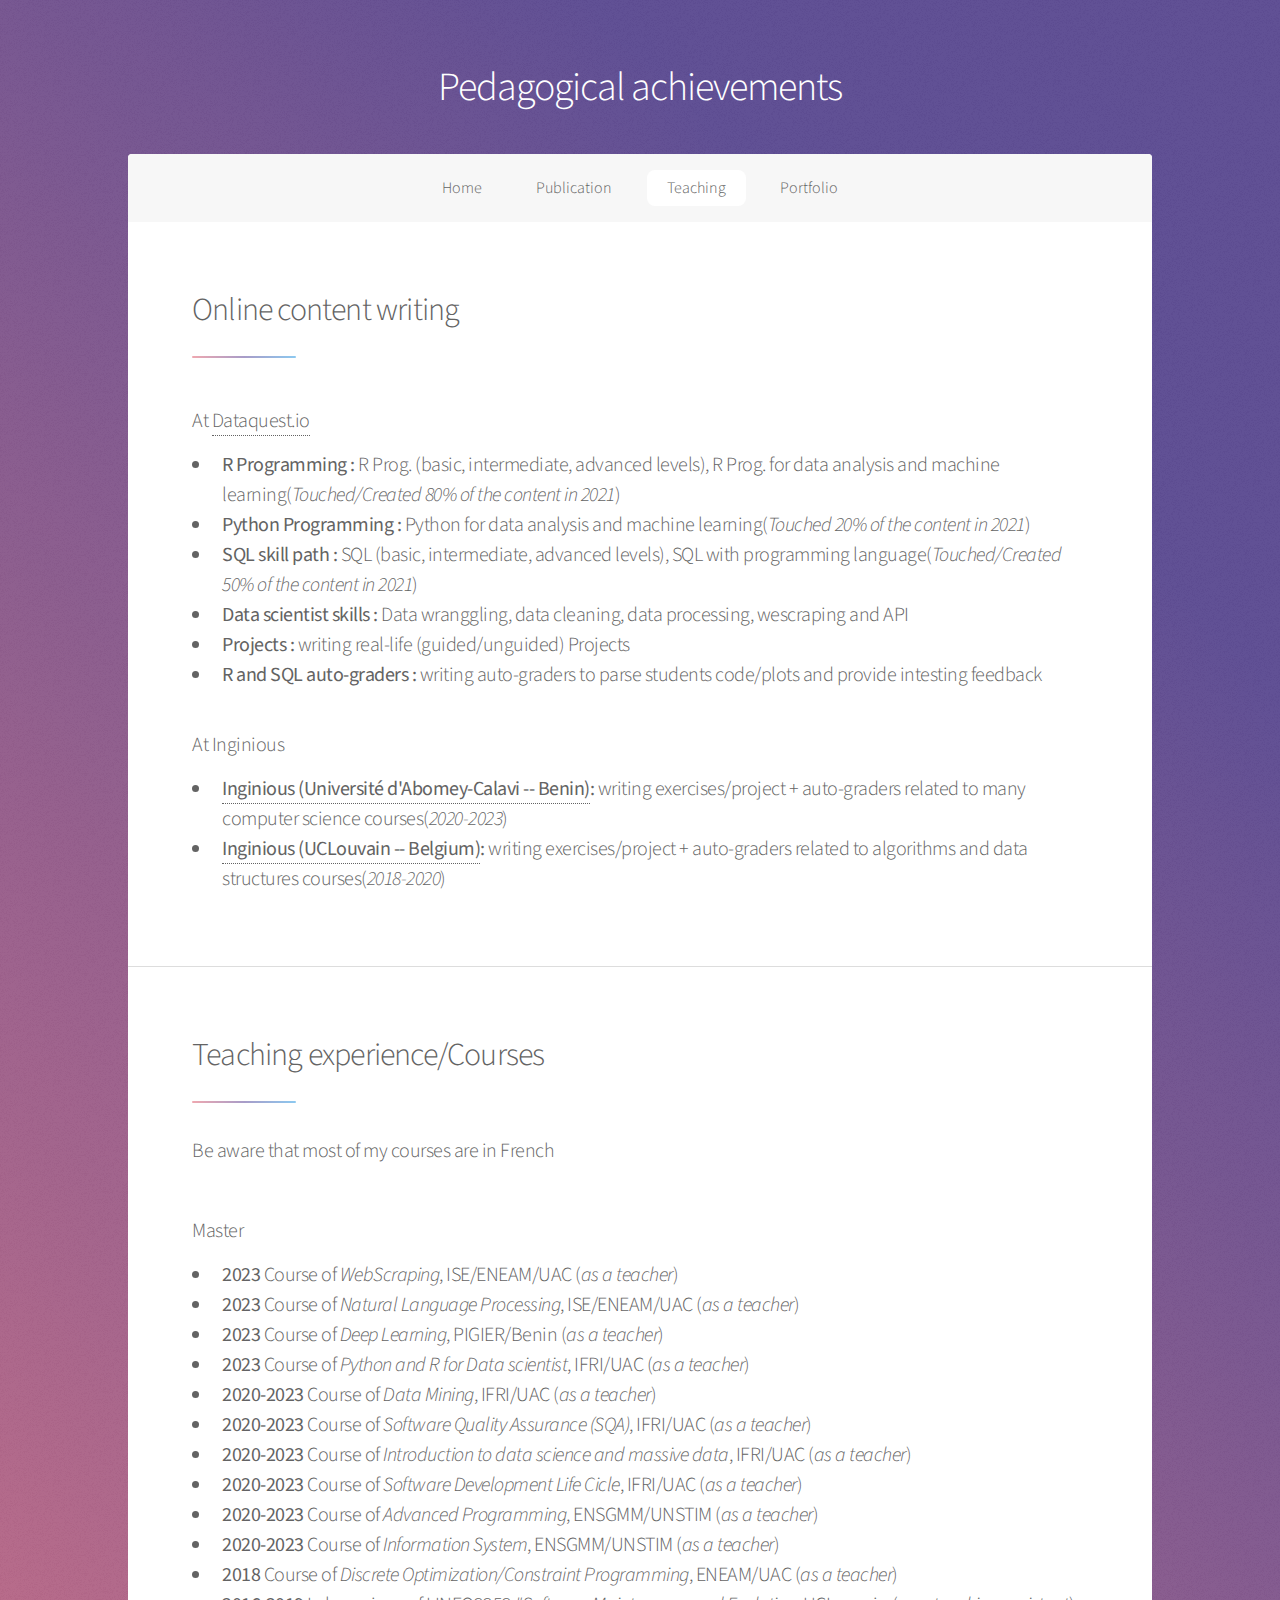
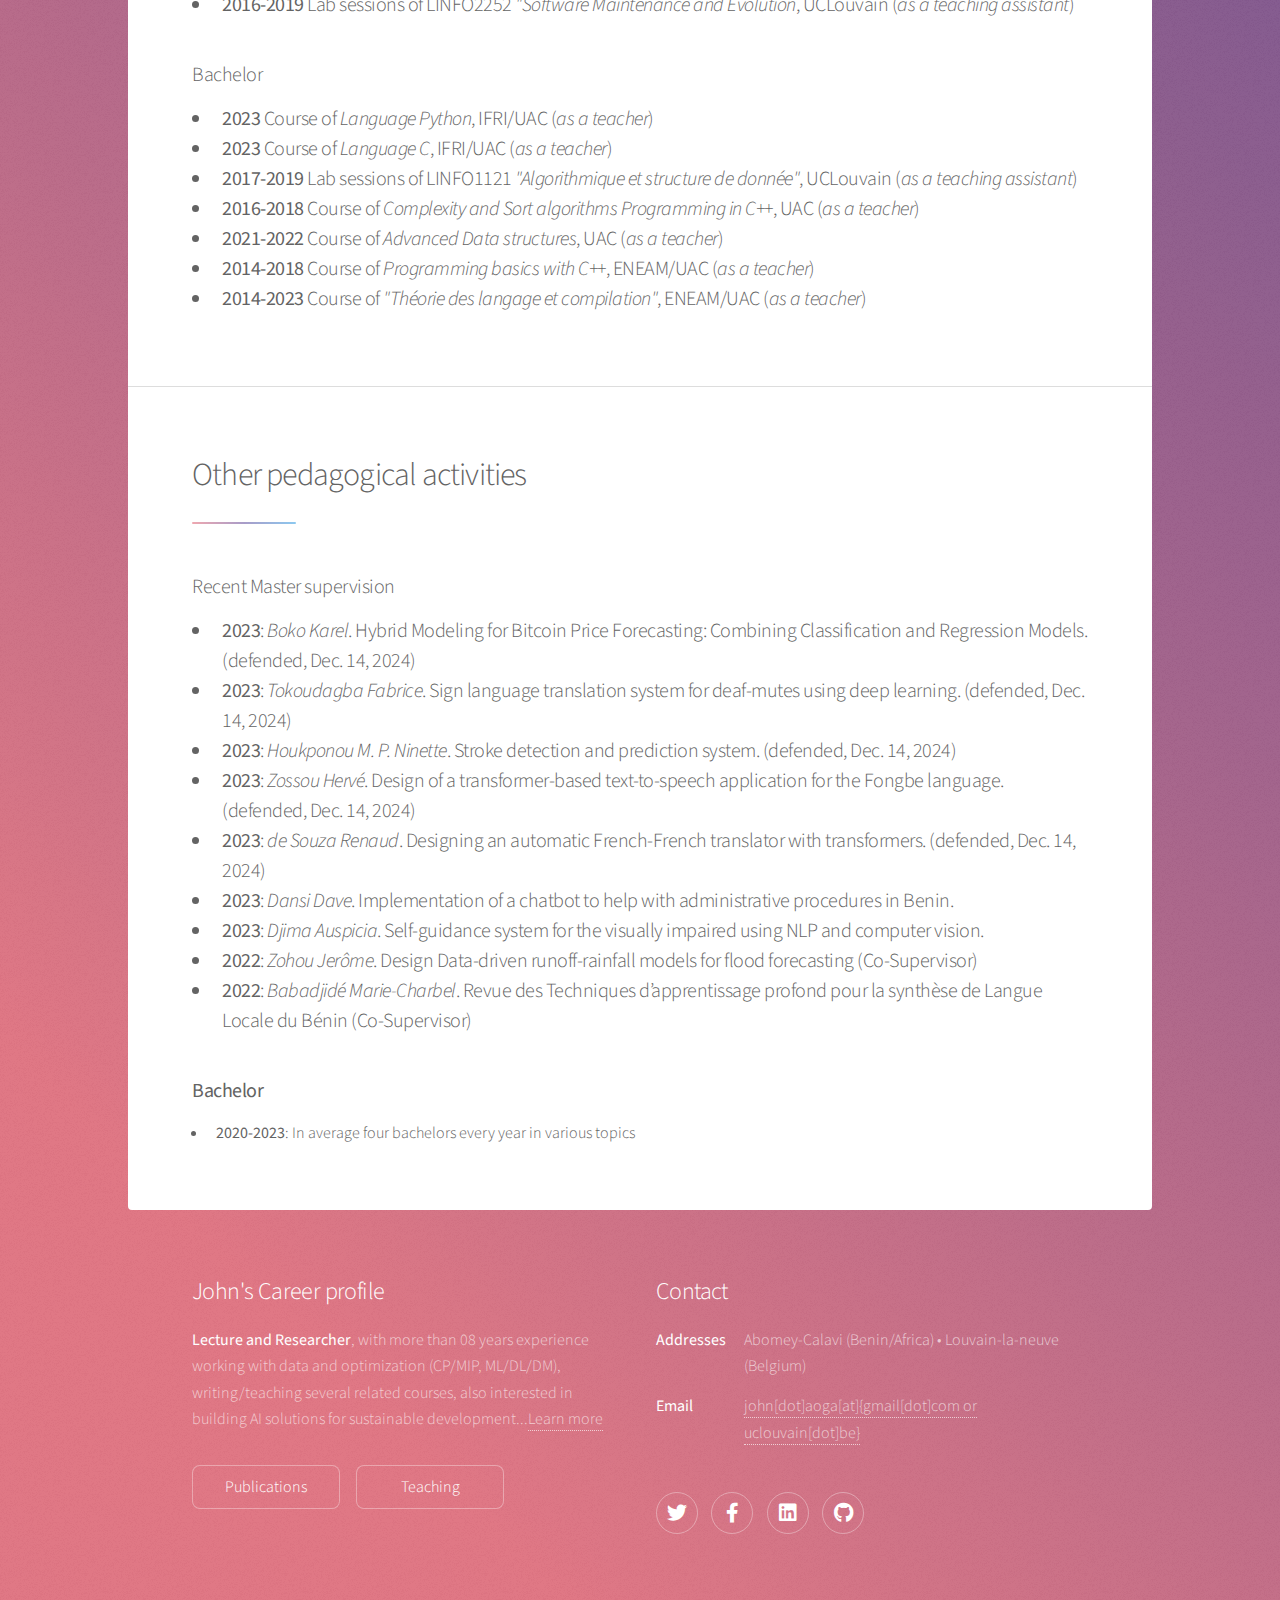
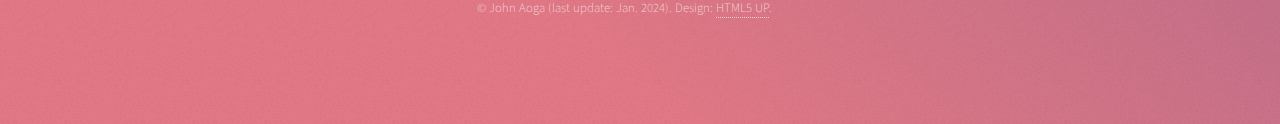
<file: teaching.html>
<!DOCTYPE HTML>
<!--
	Stellar by HTML5 UP
	html5up.net | @ajlkn
	Free for personal and commercial use under the CCA 3.0 license (html5up.net/license)
-->
<html>

<head>
	<title>John's teaching</title>
	<meta charset="utf-8" />
	<meta name="viewport" content="width=device-width, initial-scale=1, user-scalable=no" />
	<link rel="stylesheet" href="assets/css/main.css" />
	<noscript>
		<link rel="stylesheet" href="assets/css/noscript.css" />
	</noscript>
	<!-- Google tag (gtag.js) -->
	<script async src="https://www.googletagmanager.com/gtag/js?id=G-4PGBBVECE0"></script>
	<script>
		window.dataLayer = window.dataLayer || [];
		function gtag() { dataLayer.push(arguments); }
		gtag('js', new Date());

		gtag('config', 'G-4PGBBVECE0');
	</script>
	<!-- Google tag (gtag.js) -->
</head>

<body class="is-preload">
	<!-- Google Tag Manager (noscript) --
		<noscript><iframe src="https://www.googletagmanager.com/ns.html?id=GTM-5WQ2QBTK"
			height="0" width="0" style="display:none;visibility:hidden"></iframe></noscript>
		-- End Google Tag Manager (noscript) -->
	<!-- Wrapper -->
	<div id="wrapper">

		<!-- Header -->
		<header id="header">
			<h1>Pedagogical achievements</h1>
			<p></p>
		</header>

		<!-- Nav -->
		<nav id="nav">
			<ul>
				<li class="sc1"><a href="index.html">Home</a></li>
				<li class="sc1 sc2"><a href="pub.html">Publication</a></li>
				<li class="sc1 sc2 sc3"><a href="teaching.html" class="active">Teaching</a></li>
				<li class="sc1 sc2 sc3 sc4"><a href="portfolio.html">Portfolio</a></li>
			</ul>
		</nav>

		<!-- Main -->
		<div id="main">
			<!-- First Section -->
			<section class="main">
				<header class="major">
					<h2>Online content writing</h2>
				</header>
				<h3>At <a href="https://www.dataquest.io/">Dataquest.io</a>
					<h3>
						<ul>
							<li><strong>R Programming : </strong> R Prog. (basic, intermediate, advanced levels), R
								Prog. for data analysis and machine learning(<em>Touched/Created 80% of the content in
									2021</em>)</li>
							<li><strong>Python Programming : </strong> Python for data analysis and machine
								learning(<em>Touched 20% of the content in 2021</em>)</li>
							<li><strong>SQL skill path : </strong> SQL (basic, intermediate, advanced levels), SQL with
								programming language(<em>Touched/Created 50% of the content in 2021</em>)</li>
							<li><strong>Data scientist skills : </strong> Data wranggling, data cleaning, data
								processing, wescraping and API</li>
							<li><strong>Projects : </strong> writing real-life (guided/unguided) Projects</li>
							<li><strong>R and SQL auto-graders : </strong> writing auto-graders to parse students
								code/plots and provide intesting feedback</li>
						</ul>
						<h3>At Inginious<h3>
								<ul>
									<li><strong><a href="https://inginious.uac.bj/courselist">Inginious (Université
												d'Abomey-Calavi -- Benin)</a>: </strong> writing exercises/project +
										auto-graders related to many computer science courses(<em>2020-2023</em>)</li>
									<li><strong><a href="https://inginious.info.ucl.ac.be/courselist">Inginious
												(UCLouvain -- Belgium)</a>: </strong> writing exercises/project +
										auto-graders related to algorithms and data structures
										courses(<em>2018-2020</em>)</li>
								</ul>
								<!--footer class="major">
							</footer-->
			</section>

			<!-- First Section -->
			<section class="main">
				<header class="major">
					<h2>Teaching experience/Courses</h2>
					<p>Be aware that most of my courses are in French</p>
				</header>
				<h3>Master<h3>
						<ul>
							<li><strong>2023</strong> Course of <i>WebScraping</i>, ISE/ENEAM/UAC (<em>as a
									teacher</em>)</li>
							<li><strong>2023</strong> Course of <i>Natural Language Processing</i>, ISE/ENEAM/UAC
								(<em>as a teacher</em>)</li>
							<li><strong>2023</strong> Course of <i>Deep Learning</i>, PIGIER/Benin (<em>as a
									teacher</em>)</li>
							<li><strong>2023</strong> Course of <i>Python and R for Data scientist</i>, IFRI/UAC (<em>as
									a teacher</em>)</li>
							<li><strong>2020-2023</strong> Course of <i>Data Mining</i>, IFRI/UAC (<em>as a
									teacher</em>)</li>
							<li><strong>2020-2023</strong> Course of <i>Software Quality Assurance (SQA)</i>, IFRI/UAC
								(<em>as a teacher</em>)</li>
							<li><strong>2020-2023</strong> Course of <i>Introduction to data science and massive
									data</i>, IFRI/UAC (<em>as a teacher</em>)</li>
							<li><strong>2020-2023</strong> Course of <i>Software Development Life Cicle</i>, IFRI/UAC
								(<em>as a teacher</em>)</li>
							<li><strong>2020-2023</strong> Course of <i>Advanced Programming</i>, ENSGMM/UNSTIM (<em>as
									a teacher</em>)</li>
							<li><strong>2020-2023</strong> Course of <i>Information System</i>, ENSGMM/UNSTIM (<em>as a
									teacher</em>)</li>
							<li><strong>2018</strong> Course of <i>Discrete Optimization/Constraint Programming</i>,
								ENEAM/UAC (<em>as a teacher</em>)</li>
							<li><strong>2016-2019</strong> Lab sessions of LINFO2252 <i>"Software Maintenance and
									Evolution</i>, UCLouvain (<em>as a teaching assistant</em>)</li>
						</ul>
						<h3>Bachelor<h3>
								<ul>
									<li><strong>2023</strong> Course of <i>Language Python</i>, IFRI/UAC (<em>as a
											teacher</em>)</li>
									<li><strong>2023</strong> Course of <i>Language C</i>, IFRI/UAC (<em>as a
											teacher</em>)</li>
									<li><strong>2017-2019</strong> Lab sessions of LINFO1121 <i>"Algorithmique et
											structure de donnée"</i>, UCLouvain (<em>as a teaching assistant</em>)</li>
									<li><strong>2016-2018</strong> Course of <i>Complexity and Sort algorithms
											Programming in C++</i>, UAC (<em>as a teacher</em>)</li>
									<li><strong>2021-2022</strong> Course of <i>Advanced Data structures</i>, UAC
										(<em>as a teacher</em>)</li>
									<li><strong>2014-2018</strong> Course of <i>Programming basics with C++</i>,
										ENEAM/UAC (<em>as a teacher</em>)</li>
									<li><strong>2014-2023</strong> Course of <i>"Théorie des langage et
											compilation"</i>, ENEAM/UAC (<em>as a teacher</em>)</li>
								</ul>

								<!--footer class="major">
								</footer-->
			</section>

			<!-- First Section -->
			<section class="main">
				<header class="major">
					<h2>Other pedagogical activities</h2>
				</header>

				<h3>Recent Master supervision<h3>
						<ul>
							<li><strong>2023</strong>: <em>Boko Karel</em>. Hybrid Modeling for Bitcoin Price
								Forecasting: Combining Classification and Regression Models. (defended, Dec. 14, 2024)</li>
							<li><strong>2023</strong>: <em>Tokoudagba Fabrice</em>. Sign language translation system for
								deaf-mutes using deep learning. (defended, Dec. 14, 2024)</li>
							<li><strong>2023</strong>: <em>Houkponou M. P. Ninette</em>. Stroke detection and prediction
								system. (defended, Dec. 14, 2024)</li>
							<li><strong>2023</strong>: <em>Zossou Hervé</em>. Design of a transformer-based text-to-speech 
								application for the Fongbe language. (defended, Dec. 14, 2024)</li>
							<li><strong>2023</strong>: <em>de Souza Renaud</em>. Designing an automatic French-French 
								translator with transformers. (defended, Dec. 14, 2024)</li>
							<li><strong>2023</strong>: <em>Dansi Dave</em>. Implementation of a chatbot to help with
								administrative procedures in Benin.</li>
							<li><strong>2023</strong>: <em>Djima Auspicia</em>. Self-guidance system for the visually
								impaired using NLP and computer vision.</li>
							<li><strong>2022</strong>: <em>Zohou Jerôme</em>. Design Data-driven runoff-rainfall models
								for flood forecasting (Co-Supervisor)</li>
							<li><strong>2022</strong>: <em>Babadjidé Marie-Charbel</em>. Revue des Techniques
								d’apprentissage profond pour la synthèse de Langue Locale du Bénin (Co-Supervisor)</li>
						</ul>

						<h3><b>Bachelor</b></h3>
						<ul>
							<li><strong>2020-2023</strong>: In average four bachelors every year in various topics</li>
						</ul>
			</section>

		</div>


		<!-- Footer -->
		<footer id="footer">
			<section>
				<h2>John's Career profile</h2>
				<p><b>Lecture and Researcher</b>, with more than 08 years experience working with data and optimization
					(CP/MIP, ML/DL/DM), writing/teaching several related courses, also interested in building AI
					solutions for sustainable development...<a href="bio.html">Learn more</a></p>
				<ul class="actions">
					<li><a href="pub.html" class="button">Publications</a></li>
					<li><a href="teaching.html" class="button">Teaching</a></li>
				</ul>
			</section>
			<section>
				<h2>Contact</h2>
				<dl class="alt">
					<dt>Addresses</dt>
					<dd>Abomey-Calavi (Benin/Africa) &bull; Louvain-la-neuve (Belgium)</dd>
					<!-- <dt>Phone</dt>
								<dd>(+229) 97-999-277</dd>-->
					<dt>Email</dt>
					<dd><a href="#">john[dot]aoga[at]{gmail[dot]com or uclouvain[dot]be}</a></dd>
				</dl>
				<ul class="icons">
					<li><a href="https://twitter.com/johnaoga" class="icon brands fa-twitter alt" target="_blank"><span
								class="label">X (ex Twitter)</span></a></li>
					<li><a href="https://www.facebook.com/john.aoga" class="icon brands fa-facebook-f alt"
							target="_blank"><span class="label">Facebook</span></a></li>
					<li><a href="https://www.linkedin.com/in/john-aoga-2ba6a862/" class="icon brands fa-linkedin alt"
							target="_blank"><span class="label">LinkedIn</span></a></li>
					<li><a href="https://github.com/johnaoga" class="icon brands fa-github alt" target="_blank"><span
								class="label">GitHub</span></a></li>
					<!--li><a href="#" class="icon brands fa-dribbble alt"><span class="label" target="_blank">Dribbble</span></a></li-->
				</ul>
			</section>
			<p class="copyright">&copy; John Aoga (last update: Jan. 2024). Design: <a href="https://html5up.net" target="_blank">HTML5 UP</a>.
			</p>
		</footer>

	</div>

	<!-- Scripts -->
	<script src="assets/js/jquery.min.js"></script>
	<script src="assets/js/jquery.scrollex.min.js"></script>
	<script src="assets/js/jquery.scrolly.min.js"></script>
	<script src="assets/js/browser.min.js"></script>
	<script src="assets/js/breakpoints.min.js"></script>
	<script src="assets/js/util.js"></script>
	<script src="assets/js/main.js"></script>

</body>

</html>
</file>
<file: assets/css/noscript.css>
/*
	Stellar by HTML5 UP
	html5up.net | @ajlkn
	Free for personal and commercial use under the CCA 3.0 license (html5up.net/license)
*/

/* Header */

	body.is-preload #header.alt > * {
		opacity: 1;
	}

	body.is-preload #header.alt .logo {
		-moz-transform: none;
		-webkit-transform: none;
		-ms-transform: none;
		transform: none;
	}
</file>
<file: assets/css/main.css>
@import url(fontawesome-all.min.css);
@import 'https://fonts.googleapis.com/css?family=Source+Sans+Pro:300,400';

/*
	Stellar by HTML5 UP
	html5up.net | @ajlkn
	Free for personal and commercial use under the CCA 3.0 license (html5up.net/license)
*/

html, body, div, span, applet, object,
iframe, h1, h2, h3, h4, h5, h6, p, blockquote,
pre, a, abbr, acronym, address, big, cite,
code, del, dfn, em, img, ins, kbd, q, s, samp,
small, strike, strong, sub, sup, tt, var, b,
u, i, center, dl, dt, dd, ol, ul, li, fieldset,
form, label, legend, table, caption, tbody,
tfoot, thead, tr, th, td, article, aside,
canvas, details, embed, figure, figcaption,
footer, header, hgroup, menu, nav, output, ruby,
section, summary, time, mark, audio, video {
	margin: 0;
	padding: 0;
	border: 0;
	font-size: 100%;
	font: inherit;
	vertical-align: baseline;}

article, aside, details, figcaption, figure,
footer, header, hgroup, menu, nav, section {
	display: block;}

body {
	line-height: 1;
}

ol, ul {
	list-style: none;
}

blockquote, q {
	quotes: none;
}

	blockquote:before, blockquote:after, q:before, q:after {
		content: '';
		content: none;
	}

table {
	border-collapse: collapse;
	border-spacing: 0;
}

body {
	-webkit-text-size-adjust: none;
}

mark {
	background-color: transparent;
	color: inherit;
}

input::-moz-focus-inner {
	border: 0;
	padding: 0;
}

input, select, textarea {
	-moz-appearance: none;
	-webkit-appearance: none;
	-ms-appearance: none;
	appearance: none;
}

/* Basic */

	@-ms-viewport {
		width: device-width;
	}

	body {
		-ms-overflow-style: scrollbar;
	}

	@media screen and (max-width: 480px) {

		html, body {
			min-width: 320px;
		}

	}

	html {
		box-sizing: border-box;
	}

	*, *:before, *:after {
		box-sizing: inherit;
	}

	body {
		background-color: #935d8c;
		background-image: url("images/overlay.png"), -moz-linear-gradient(45deg, #e37682 15%, #5f4d93 85%);
		background-image: url("images/overlay.png"), -webkit-linear-gradient(45deg, #e37682 15%, #5f4d93 85%);
		background-image: url("images/overlay.png"), -ms-linear-gradient(45deg, #e37682 15%, #5f4d93 85%);
		background-image: url("images/overlay.png"), linear-gradient(45deg, #e37682 15%, #5f4d93 85%);
	}

		body.is-preload *, body.is-preload *:before, body.is-preload *:after {
			-moz-animation: none !important;
			-webkit-animation: none !important;
			-ms-animation: none !important;
			animation: none !important;
			-moz-transition: none !important;
			-webkit-transition: none !important;
			-ms-transition: none !important;
			transition: none !important;
		}

/* Type */

	body {
		background-color: #935d8c;
		color: rgba(255, 255, 255, 0.65);
	}

	body, input, select, textarea {
		font-family: "Source Sans Pro", Helvetica, sans-serif;
		font-size: 17pt;
		font-weight: 300;
		line-height: 1.65;
	}

		@media screen and (max-width: 1680px) {

			body, input, select, textarea {
				font-size: 14pt;
			}

		}

		@media screen and (max-width: 1280px) {

			body, input, select, textarea {
				font-size: 12pt;
			}

		}

		@media screen and (max-width: 360px) {

			body, input, select, textarea {
				font-size: 11pt;
			}

		}

	a {
		-moz-transition: color 0.2s ease, border-bottom 0.2s ease;
		-webkit-transition: color 0.2s ease, border-bottom 0.2s ease;
		-ms-transition: color 0.2s ease, border-bottom 0.2s ease;
		transition: color 0.2s ease, border-bottom 0.2s ease;
		text-decoration: none;
		border-bottom: dotted 1px;
		color: inherit;
	}

		a:hover {
			border-bottom-color: transparent;
		}

	strong, b {
		font-weight: 400;
	}

	em, i {
		font-style: italic;
	}

	p {
		margin: 0 0 2em 0;
	}

		p.content {
			-moz-columns: 20em 2;
			-webkit-columns: 20em 2;
			-ms-columns: 20em 2;
			columns: 20em 2;
			-moz-column-gap: 2em;
			-webkit-column-gap: 2em;
			-ms-column-gap: 2em;
			column-gap: 2em;
			text-align: justify;
		}

	h1, h2, h3, h4, h5, h6 {
		font-weight: 300;
		line-height: 1.5;
		margin: 0 0 0.7em 0;
		letter-spacing: -0.025em;
	}

		h1 a, h2 a, h3 a, h4 a, h5 a, h6 a {
			color: inherit;
			text-decoration: none;
		}

	h1 {
		font-size: 2.5em;
		line-height: 1.2;
	}

	h2 {
		font-size: 1.5em;
	}

	h3 {
		font-size: 1.25em;
	}

	h4 {
		font-size: 1.1em;
	}

	h5 {
		font-size: 0.9em;
	}

	h6 {
		font-size: 0.7em;
	}

	@media screen and (max-width: 736px) {

		h1 {
			font-size: 2em;
		}

	}

	sub {
		font-size: 0.8em;
		position: relative;
		top: 0.5em;
	}

	sup {
		font-size: 0.8em;
		position: relative;
		top: -0.5em;
	}

	blockquote {
		border-left: solid 4px;
		font-style: italic;
		margin: 0 0 2em 0;
		padding: 0.5em 0 0.5em 2em;
	}

	code {
		border-radius: 8px;
		border: solid 1px;
		font-family: "Courier New", monospace;
		font-size: 0.9em;
		margin: 0 0.25em;
		padding: 0.25em 0.65em;
	}

	pre {
		-webkit-overflow-scrolling: touch;
		font-family: "Courier New", monospace;
		font-size: 0.9em;
		margin: 0 0 2em 0;
	}

		pre code {
			display: block;
			line-height: 1.75;
			padding: 1em 1.5em;
			overflow-x: auto;
		}

	hr {
		border: 0;
		border-bottom: solid 1px;
		margin: 2em 0;
	}

		hr.major {
			margin: 3em 0;
		}

	.align-left {
		text-align: left;
	}

	.align-center {
		text-align: center;
	}

	.align-right {
		text-align: right;
	}

	input, select, textarea {
		color: #ffffff;
	}

	a:hover {
		color: #ffffff;
	}

	strong, b {
		color: #ffffff;
	}

	h1, h2, h3, h4, h5, h6 {
		color: #ffffff;
	}

	blockquote {
		border-left-color: rgba(255, 255, 255, 0.35);
	}

	code {
		background: rgba(255, 255, 255, 0.075);
		border-color: rgba(255, 255, 255, 0.35);
	}

	hr {
		border-bottom-color: rgba(255, 255, 255, 0.35);
	}

/* Row */

	.row {
		display: flex;
		flex-wrap: wrap;
		box-sizing: border-box;
		align-items: stretch;
	}

		.row > * {
			box-sizing: border-box;
		}

		.row.gtr-uniform > * > :last-child {
			margin-bottom: 0;
		}

		.row.aln-left {
			justify-content: flex-start;
		}

		.row.aln-center {
			justify-content: center;
		}

		.row.aln-right {
			justify-content: flex-end;
		}

		.row.aln-top {
			align-items: flex-start;
		}

		.row.aln-middle {
			align-items: center;
		}

		.row.aln-bottom {
			align-items: flex-end;
		}

		.row > .imp {
			order: -1;
		}

		.row > .col-1 {
			width: 8.33333%;
		}

		.row > .off-1 {
			margin-left: 8.33333%;
		}

		.row > .col-2 {
			width: 16.66667%;
		}

		.row > .off-2 {
			margin-left: 16.66667%;
		}

		.row > .col-3 {
			width: 25%;
		}

		.row > .off-3 {
			margin-left: 25%;
		}

		.row > .col-4 {
			width: 33.33333%;
		}

		.row > .off-4 {
			margin-left: 33.33333%;
		}

		.row > .col-5 {
			width: 41.66667%;
		}

		.row > .off-5 {
			margin-left: 41.66667%;
		}

		.row > .col-6 {
			width: 50%;
		}

		.row > .off-6 {
			margin-left: 50%;
		}

		.row > .col-7 {
			width: 58.33333%;
		}

		.row > .off-7 {
			margin-left: 58.33333%;
		}

		.row > .col-8 {
			width: 66.66667%;
		}

		.row > .off-8 {
			margin-left: 66.66667%;
		}

		.row > .col-9 {
			width: 75%;
		}

		.row > .off-9 {
			margin-left: 75%;
		}

		.row > .col-10 {
			width: 83.33333%;
		}

		.row > .off-10 {
			margin-left: 83.33333%;
		}

		.row > .col-11 {
			width: 91.66667%;
		}

		.row > .off-11 {
			margin-left: 91.66667%;
		}

		.row > .col-12 {
			width: 100%;
		}

		.row > .off-12 {
			margin-left: 100%;
		}

		.row.gtr-0 {
			margin-top: 0;
			margin-left: 0em;
		}

			.row.gtr-0 > * {
				padding: 0 0 0 0em;
			}

			.row.gtr-0.gtr-uniform {
				margin-top: 0em;
			}

				.row.gtr-0.gtr-uniform > * {
					padding-top: 0em;
				}

		.row.gtr-25 {
			margin-top: 0;
			margin-left: -0.375em;
		}

			.row.gtr-25 > * {
				padding: 0 0 0 0.375em;
			}

			.row.gtr-25.gtr-uniform {
				margin-top: -0.375em;
			}

				.row.gtr-25.gtr-uniform > * {
					padding-top: 0.375em;
				}

		.row.gtr-50 {
			margin-top: 0;
			margin-left: -0.75em;
		}

			.row.gtr-50 > * {
				padding: 0 0 0 0.75em;
			}

			.row.gtr-50.gtr-uniform {
				margin-top: -0.75em;
			}

				.row.gtr-50.gtr-uniform > * {
					padding-top: 0.75em;
				}

		.row {
			margin-top: 0;
			margin-left: -1.5em;
		}

			.row > * {
				padding: 0 0 0 1.5em;
			}

			.row.gtr-uniform {
				margin-top: -1.5em;
			}

				.row.gtr-uniform > * {
					padding-top: 1.5em;
				}

		.row.gtr-150 {
			margin-top: 0;
			margin-left: -2.25em;
		}

			.row.gtr-150 > * {
				padding: 0 0 0 2.25em;
			}

			.row.gtr-150.gtr-uniform {
				margin-top: -2.25em;
			}

				.row.gtr-150.gtr-uniform > * {
					padding-top: 2.25em;
				}

		.row.gtr-200 {
			margin-top: 0;
			margin-left: -3em;
		}

			.row.gtr-200 > * {
				padding: 0 0 0 3em;
			}

			.row.gtr-200.gtr-uniform {
				margin-top: -3em;
			}

				.row.gtr-200.gtr-uniform > * {
					padding-top: 3em;
				}

		@media screen and (max-width: 1680px) {

			.row {
				display: flex;
				flex-wrap: wrap;
				box-sizing: border-box;
				align-items: stretch;
			}

				.row > * {
					box-sizing: border-box;
				}

				.row.gtr-uniform > * > :last-child {
					margin-bottom: 0;
				}

				.row.aln-left {
					justify-content: flex-start;
				}

				.row.aln-center {
					justify-content: center;
				}

				.row.aln-right {
					justify-content: flex-end;
				}

				.row.aln-top {
					align-items: flex-start;
				}

				.row.aln-middle {
					align-items: center;
				}

				.row.aln-bottom {
					align-items: flex-end;
				}

				.row > .imp-xlarge {
					order: -1;
				}

				.row > .col-1-xlarge {
					width: 8.33333%;
				}

				.row > .off-1-xlarge {
					margin-left: 8.33333%;
				}

				.row > .col-2-xlarge {
					width: 16.66667%;
				}

				.row > .off-2-xlarge {
					margin-left: 16.66667%;
				}

				.row > .col-3-xlarge {
					width: 25%;
				}

				.row > .off-3-xlarge {
					margin-left: 25%;
				}

				.row > .col-4-xlarge {
					width: 33.33333%;
				}

				.row > .off-4-xlarge {
					margin-left: 33.33333%;
				}

				.row > .col-5-xlarge {
					width: 41.66667%;
				}

				.row > .off-5-xlarge {
					margin-left: 41.66667%;
				}

				.row > .col-6-xlarge {
					width: 50%;
				}

				.row > .off-6-xlarge {
					margin-left: 50%;
				}

				.row > .col-7-xlarge {
					width: 58.33333%;
				}

				.row > .off-7-xlarge {
					margin-left: 58.33333%;
				}

				.row > .col-8-xlarge {
					width: 66.66667%;
				}

				.row > .off-8-xlarge {
					margin-left: 66.66667%;
				}

				.row > .col-9-xlarge {
					width: 75%;
				}

				.row > .off-9-xlarge {
					margin-left: 75%;
				}

				.row > .col-10-xlarge {
					width: 83.33333%;
				}

				.row > .off-10-xlarge {
					margin-left: 83.33333%;
				}

				.row > .col-11-xlarge {
					width: 91.66667%;
				}

				.row > .off-11-xlarge {
					margin-left: 91.66667%;
				}

				.row > .col-12-xlarge {
					width: 100%;
				}

				.row > .off-12-xlarge {
					margin-left: 100%;
				}

				.row.gtr-0 {
					margin-top: 0;
					margin-left: 0em;
				}

					.row.gtr-0 > * {
						padding: 0 0 0 0em;
					}

					.row.gtr-0.gtr-uniform {
						margin-top: 0em;
					}

						.row.gtr-0.gtr-uniform > * {
							padding-top: 0em;
						}

				.row.gtr-25 {
					margin-top: 0;
					margin-left: -0.375em;
				}

					.row.gtr-25 > * {
						padding: 0 0 0 0.375em;
					}

					.row.gtr-25.gtr-uniform {
						margin-top: -0.375em;
					}

						.row.gtr-25.gtr-uniform > * {
							padding-top: 0.375em;
						}

				.row.gtr-50 {
					margin-top: 0;
					margin-left: -0.75em;
				}

					.row.gtr-50 > * {
						padding: 0 0 0 0.75em;
					}

					.row.gtr-50.gtr-uniform {
						margin-top: -0.75em;
					}

						.row.gtr-50.gtr-uniform > * {
							padding-top: 0.75em;
						}

				.row {
					margin-top: 0;
					margin-left: -1.5em;
				}

					.row > * {
						padding: 0 0 0 1.5em;
					}

					.row.gtr-uniform {
						margin-top: -1.5em;
					}

						.row.gtr-uniform > * {
							padding-top: 1.5em;
						}

				.row.gtr-150 {
					margin-top: 0;
					margin-left: -2.25em;
				}

					.row.gtr-150 > * {
						padding: 0 0 0 2.25em;
					}

					.row.gtr-150.gtr-uniform {
						margin-top: -2.25em;
					}

						.row.gtr-150.gtr-uniform > * {
							padding-top: 2.25em;
						}

				.row.gtr-200 {
					margin-top: 0;
					margin-left: -3em;
				}

					.row.gtr-200 > * {
						padding: 0 0 0 3em;
					}

					.row.gtr-200.gtr-uniform {
						margin-top: -3em;
					}

						.row.gtr-200.gtr-uniform > * {
							padding-top: 3em;
						}

		}

		@media screen and (max-width: 1280px) {

			.row {
				display: flex;
				flex-wrap: wrap;
				box-sizing: border-box;
				align-items: stretch;
			}

				.row > * {
					box-sizing: border-box;
				}

				.row.gtr-uniform > * > :last-child {
					margin-bottom: 0;
				}

				.row.aln-left {
					justify-content: flex-start;
				}

				.row.aln-center {
					justify-content: center;
				}

				.row.aln-right {
					justify-content: flex-end;
				}

				.row.aln-top {
					align-items: flex-start;
				}

				.row.aln-middle {
					align-items: center;
				}

				.row.aln-bottom {
					align-items: flex-end;
				}

				.row > .imp-large {
					order: -1;
				}

				.row > .col-1-large {
					width: 8.33333%;
				}

				.row > .off-1-large {
					margin-left: 8.33333%;
				}

				.row > .col-2-large {
					width: 16.66667%;
				}

				.row > .off-2-large {
					margin-left: 16.66667%;
				}

				.row > .col-3-large {
					width: 25%;
				}

				.row > .off-3-large {
					margin-left: 25%;
				}

				.row > .col-4-large {
					width: 33.33333%;
				}

				.row > .off-4-large {
					margin-left: 33.33333%;
				}

				.row > .col-5-large {
					width: 41.66667%;
				}

				.row > .off-5-large {
					margin-left: 41.66667%;
				}

				.row > .col-6-large {
					width: 50%;
				}

				.row > .off-6-large {
					margin-left: 50%;
				}

				.row > .col-7-large {
					width: 58.33333%;
				}

				.row > .off-7-large {
					margin-left: 58.33333%;
				}

				.row > .col-8-large {
					width: 66.66667%;
				}

				.row > .off-8-large {
					margin-left: 66.66667%;
				}

				.row > .col-9-large {
					width: 75%;
				}

				.row > .off-9-large {
					margin-left: 75%;
				}

				.row > .col-10-large {
					width: 83.33333%;
				}

				.row > .off-10-large {
					margin-left: 83.33333%;
				}

				.row > .col-11-large {
					width: 91.66667%;
				}

				.row > .off-11-large {
					margin-left: 91.66667%;
				}

				.row > .col-12-large {
					width: 100%;
				}

				.row > .off-12-large {
					margin-left: 100%;
				}

				.row.gtr-0 {
					margin-top: 0;
					margin-left: 0em;
				}

					.row.gtr-0 > * {
						padding: 0 0 0 0em;
					}

					.row.gtr-0.gtr-uniform {
						margin-top: 0em;
					}

						.row.gtr-0.gtr-uniform > * {
							padding-top: 0em;
						}

				.row.gtr-25 {
					margin-top: 0;
					margin-left: -0.375em;
				}

					.row.gtr-25 > * {
						padding: 0 0 0 0.375em;
					}

					.row.gtr-25.gtr-uniform {
						margin-top: -0.375em;
					}

						.row.gtr-25.gtr-uniform > * {
							padding-top: 0.375em;
						}

				.row.gtr-50 {
					margin-top: 0;
					margin-left: -0.75em;
				}

					.row.gtr-50 > * {
						padding: 0 0 0 0.75em;
					}

					.row.gtr-50.gtr-uniform {
						margin-top: -0.75em;
					}

						.row.gtr-50.gtr-uniform > * {
							padding-top: 0.75em;
						}

				.row {
					margin-top: 0;
					margin-left: -1.5em;
				}

					.row > * {
						padding: 0 0 0 1.5em;
					}

					.row.gtr-uniform {
						margin-top: -1.5em;
					}

						.row.gtr-uniform > * {
							padding-top: 1.5em;
						}

				.row.gtr-150 {
					margin-top: 0;
					margin-left: -2.25em;
				}

					.row.gtr-150 > * {
						padding: 0 0 0 2.25em;
					}

					.row.gtr-150.gtr-uniform {
						margin-top: -2.25em;
					}

						.row.gtr-150.gtr-uniform > * {
							padding-top: 2.25em;
						}

				.row.gtr-200 {
					margin-top: 0;
					margin-left: -3em;
				}

					.row.gtr-200 > * {
						padding: 0 0 0 3em;
					}

					.row.gtr-200.gtr-uniform {
						margin-top: -3em;
					}

						.row.gtr-200.gtr-uniform > * {
							padding-top: 3em;
						}

		}

		@media screen and (max-width: 980px) {

			.row {
				display: flex;
				flex-wrap: wrap;
				box-sizing: border-box;
				align-items: stretch;
			}

				.row > * {
					box-sizing: border-box;
				}

				.row.gtr-uniform > * > :last-child {
					margin-bottom: 0;
				}

				.row.aln-left {
					justify-content: flex-start;
				}

				.row.aln-center {
					justify-content: center;
				}

				.row.aln-right {
					justify-content: flex-end;
				}

				.row.aln-top {
					align-items: flex-start;
				}

				.row.aln-middle {
					align-items: center;
				}

				.row.aln-bottom {
					align-items: flex-end;
				}

				.row > .imp-medium {
					order: -1;
				}

				.row > .col-1-medium {
					width: 8.33333%;
				}

				.row > .off-1-medium {
					margin-left: 8.33333%;
				}

				.row > .col-2-medium {
					width: 16.66667%;
				}

				.row > .off-2-medium {
					margin-left: 16.66667%;
				}

				.row > .col-3-medium {
					width: 25%;
				}

				.row > .off-3-medium {
					margin-left: 25%;
				}

				.row > .col-4-medium {
					width: 33.33333%;
				}

				.row > .off-4-medium {
					margin-left: 33.33333%;
				}

				.row > .col-5-medium {
					width: 41.66667%;
				}

				.row > .off-5-medium {
					margin-left: 41.66667%;
				}

				.row > .col-6-medium {
					width: 50%;
				}

				.row > .off-6-medium {
					margin-left: 50%;
				}

				.row > .col-7-medium {
					width: 58.33333%;
				}

				.row > .off-7-medium {
					margin-left: 58.33333%;
				}

				.row > .col-8-medium {
					width: 66.66667%;
				}

				.row > .off-8-medium {
					margin-left: 66.66667%;
				}

				.row > .col-9-medium {
					width: 75%;
				}

				.row > .off-9-medium {
					margin-left: 75%;
				}

				.row > .col-10-medium {
					width: 83.33333%;
				}

				.row > .off-10-medium {
					margin-left: 83.33333%;
				}

				.row > .col-11-medium {
					width: 91.66667%;
				}

				.row > .off-11-medium {
					margin-left: 91.66667%;
				}

				.row > .col-12-medium {
					width: 100%;
				}

				.row > .off-12-medium {
					margin-left: 100%;
				}

				.row.gtr-0 {
					margin-top: 0;
					margin-left: 0em;
				}

					.row.gtr-0 > * {
						padding: 0 0 0 0em;
					}

					.row.gtr-0.gtr-uniform {
						margin-top: 0em;
					}

						.row.gtr-0.gtr-uniform > * {
							padding-top: 0em;
						}

				.row.gtr-25 {
					margin-top: 0;
					margin-left: -0.375em;
				}

					.row.gtr-25 > * {
						padding: 0 0 0 0.375em;
					}

					.row.gtr-25.gtr-uniform {
						margin-top: -0.375em;
					}

						.row.gtr-25.gtr-uniform > * {
							padding-top: 0.375em;
						}

				.row.gtr-50 {
					margin-top: 0;
					margin-left: -0.75em;
				}

					.row.gtr-50 > * {
						padding: 0 0 0 0.75em;
					}

					.row.gtr-50.gtr-uniform {
						margin-top: -0.75em;
					}

						.row.gtr-50.gtr-uniform > * {
							padding-top: 0.75em;
						}

				.row {
					margin-top: 0;
					margin-left: -1.5em;
				}

					.row > * {
						padding: 0 0 0 1.5em;
					}

					.row.gtr-uniform {
						margin-top: -1.5em;
					}

						.row.gtr-uniform > * {
							padding-top: 1.5em;
						}

				.row.gtr-150 {
					margin-top: 0;
					margin-left: -2.25em;
				}

					.row.gtr-150 > * {
						padding: 0 0 0 2.25em;
					}

					.row.gtr-150.gtr-uniform {
						margin-top: -2.25em;
					}

						.row.gtr-150.gtr-uniform > * {
							padding-top: 2.25em;
						}

				.row.gtr-200 {
					margin-top: 0;
					margin-left: -3em;
				}

					.row.gtr-200 > * {
						padding: 0 0 0 3em;
					}

					.row.gtr-200.gtr-uniform {
						margin-top: -3em;
					}

						.row.gtr-200.gtr-uniform > * {
							padding-top: 3em;
						}

		}

		@media screen and (max-width: 736px) {

			.row {
				display: flex;
				flex-wrap: wrap;
				box-sizing: border-box;
				align-items: stretch;
			}

				.row > * {
					box-sizing: border-box;
				}

				.row.gtr-uniform > * > :last-child {
					margin-bottom: 0;
				}

				.row.aln-left {
					justify-content: flex-start;
				}

				.row.aln-center {
					justify-content: center;
				}

				.row.aln-right {
					justify-content: flex-end;
				}

				.row.aln-top {
					align-items: flex-start;
				}

				.row.aln-middle {
					align-items: center;
				}

				.row.aln-bottom {
					align-items: flex-end;
				}

				.row > .imp-small {
					order: -1;
				}

				.row > .col-1-small {
					width: 8.33333%;
				}

				.row > .off-1-small {
					margin-left: 8.33333%;
				}

				.row > .col-2-small {
					width: 16.66667%;
				}

				.row > .off-2-small {
					margin-left: 16.66667%;
				}

				.row > .col-3-small {
					width: 25%;
				}

				.row > .off-3-small {
					margin-left: 25%;
				}

				.row > .col-4-small {
					width: 33.33333%;
				}

				.row > .off-4-small {
					margin-left: 33.33333%;
				}

				.row > .col-5-small {
					width: 41.66667%;
				}

				.row > .off-5-small {
					margin-left: 41.66667%;
				}

				.row > .col-6-small {
					width: 50%;
				}

				.row > .off-6-small {
					margin-left: 50%;
				}

				.row > .col-7-small {
					width: 58.33333%;
				}

				.row > .off-7-small {
					margin-left: 58.33333%;
				}

				.row > .col-8-small {
					width: 66.66667%;
				}

				.row > .off-8-small {
					margin-left: 66.66667%;
				}

				.row > .col-9-small {
					width: 75%;
				}

				.row > .off-9-small {
					margin-left: 75%;
				}

				.row > .col-10-small {
					width: 83.33333%;
				}

				.row > .off-10-small {
					margin-left: 83.33333%;
				}

				.row > .col-11-small {
					width: 91.66667%;
				}

				.row > .off-11-small {
					margin-left: 91.66667%;
				}

				.row > .col-12-small {
					width: 100%;
				}

				.row > .off-12-small {
					margin-left: 100%;
				}

				.row.gtr-0 {
					margin-top: 0;
					margin-left: 0em;
				}

					.row.gtr-0 > * {
						padding: 0 0 0 0em;
					}

					.row.gtr-0.gtr-uniform {
						margin-top: 0em;
					}

						.row.gtr-0.gtr-uniform > * {
							padding-top: 0em;
						}

				.row.gtr-25 {
					margin-top: 0;
					margin-left: -0.25em;
				}

					.row.gtr-25 > * {
						padding: 0 0 0 0.25em;
					}

					.row.gtr-25.gtr-uniform {
						margin-top: -0.25em;
					}

						.row.gtr-25.gtr-uniform > * {
							padding-top: 0.25em;
						}

				.row.gtr-50 {
					margin-top: 0;
					margin-left: -0.5em;
				}

					.row.gtr-50 > * {
						padding: 0 0 0 0.5em;
					}

					.row.gtr-50.gtr-uniform {
						margin-top: -0.5em;
					}

						.row.gtr-50.gtr-uniform > * {
							padding-top: 0.5em;
						}

				.row {
					margin-top: 0;
					margin-left: -1em;
				}

					.row > * {
						padding: 0 0 0 1em;
					}

					.row.gtr-uniform {
						margin-top: -1em;
					}

						.row.gtr-uniform > * {
							padding-top: 1em;
						}

				.row.gtr-150 {
					margin-top: 0;
					margin-left: -1.5em;
				}

					.row.gtr-150 > * {
						padding: 0 0 0 1.5em;
					}

					.row.gtr-150.gtr-uniform {
						margin-top: -1.5em;
					}

						.row.gtr-150.gtr-uniform > * {
							padding-top: 1.5em;
						}

				.row.gtr-200 {
					margin-top: 0;
					margin-left: -2em;
				}

					.row.gtr-200 > * {
						padding: 0 0 0 2em;
					}

					.row.gtr-200.gtr-uniform {
						margin-top: -2em;
					}

						.row.gtr-200.gtr-uniform > * {
							padding-top: 2em;
						}

		}

		@media screen and (max-width: 480px) {

			.row {
				display: flex;
				flex-wrap: wrap;
				box-sizing: border-box;
				align-items: stretch;
			}

				.row > * {
					box-sizing: border-box;
				}

				.row.gtr-uniform > * > :last-child {
					margin-bottom: 0;
				}

				.row.aln-left {
					justify-content: flex-start;
				}

				.row.aln-center {
					justify-content: center;
				}

				.row.aln-right {
					justify-content: flex-end;
				}

				.row.aln-top {
					align-items: flex-start;
				}

				.row.aln-middle {
					align-items: center;
				}

				.row.aln-bottom {
					align-items: flex-end;
				}

				.row > .imp-xsmall {
					order: -1;
				}

				.row > .col-1-xsmall {
					width: 8.33333%;
				}

				.row > .off-1-xsmall {
					margin-left: 8.33333%;
				}

				.row > .col-2-xsmall {
					width: 16.66667%;
				}

				.row > .off-2-xsmall {
					margin-left: 16.66667%;
				}

				.row > .col-3-xsmall {
					width: 25%;
				}

				.row > .off-3-xsmall {
					margin-left: 25%;
				}

				.row > .col-4-xsmall {
					width: 33.33333%;
				}

				.row > .off-4-xsmall {
					margin-left: 33.33333%;
				}

				.row > .col-5-xsmall {
					width: 41.66667%;
				}

				.row > .off-5-xsmall {
					margin-left: 41.66667%;
				}

				.row > .col-6-xsmall {
					width: 50%;
				}

				.row > .off-6-xsmall {
					margin-left: 50%;
				}

				.row > .col-7-xsmall {
					width: 58.33333%;
				}

				.row > .off-7-xsmall {
					margin-left: 58.33333%;
				}

				.row > .col-8-xsmall {
					width: 66.66667%;
				}

				.row > .off-8-xsmall {
					margin-left: 66.66667%;
				}

				.row > .col-9-xsmall {
					width: 75%;
				}

				.row > .off-9-xsmall {
					margin-left: 75%;
				}

				.row > .col-10-xsmall {
					width: 83.33333%;
				}

				.row > .off-10-xsmall {
					margin-left: 83.33333%;
				}

				.row > .col-11-xsmall {
					width: 91.66667%;
				}

				.row > .off-11-xsmall {
					margin-left: 91.66667%;
				}

				.row > .col-12-xsmall {
					width: 100%;
				}

				.row > .off-12-xsmall {
					margin-left: 100%;
				}

				.row.gtr-0 {
					margin-top: 0;
					margin-left: 0em;
				}

					.row.gtr-0 > * {
						padding: 0 0 0 0em;
					}

					.row.gtr-0.gtr-uniform {
						margin-top: 0em;
					}

						.row.gtr-0.gtr-uniform > * {
							padding-top: 0em;
						}

				.row.gtr-25 {
					margin-top: 0;
					margin-left: -0.3125em;
				}

					.row.gtr-25 > * {
						padding: 0 0 0 0.3125em;
					}

					.row.gtr-25.gtr-uniform {
						margin-top: -0.3125em;
					}

						.row.gtr-25.gtr-uniform > * {
							padding-top: 0.3125em;
						}

				.row.gtr-50 {
					margin-top: 0;
					margin-left: -0.625em;
				}

					.row.gtr-50 > * {
						padding: 0 0 0 0.625em;
					}

					.row.gtr-50.gtr-uniform {
						margin-top: -0.625em;
					}

						.row.gtr-50.gtr-uniform > * {
							padding-top: 0.625em;
						}

				.row {
					margin-top: 0;
					margin-left: -1.25em;
				}

					.row > * {
						padding: 0 0 0 1.25em;
					}

					.row.gtr-uniform {
						margin-top: -1.25em;
					}

						.row.gtr-uniform > * {
							padding-top: 1.25em;
						}

				.row.gtr-150 {
					margin-top: 0;
					margin-left: -1.875em;
				}

					.row.gtr-150 > * {
						padding: 0 0 0 1.875em;
					}

					.row.gtr-150.gtr-uniform {
						margin-top: -1.875em;
					}

						.row.gtr-150.gtr-uniform > * {
							padding-top: 1.875em;
						}

				.row.gtr-200 {
					margin-top: 0;
					margin-left: -2.5em;
				}

					.row.gtr-200 > * {
						padding: 0 0 0 2.5em;
					}

					.row.gtr-200.gtr-uniform {
						margin-top: -2.5em;
					}

						.row.gtr-200.gtr-uniform > * {
							padding-top: 2.5em;
						}

		}

/* Box */

	.box {
		border-radius: 8px;
		border: solid;
		margin-bottom: 2em;
		padding: 1.5em;
	}

		.box > :last-child,
		.box > :last-child > :last-child,
		.box > :last-child > :last-child > :last-child {
			margin-bottom: 0;
		}

		.box.alt {
			border: 0;
			border-radius: 0;
			padding: 0;
		}

	.box {
		border-color: rgba(255, 255, 255, 0.35);
	}

/* Button */

	input[type="submit"],
	input[type="reset"],
	input[type="button"],
	button,
	.button {
		-moz-appearance: none;
		-webkit-appearance: none;
		-ms-appearance: none;
		appearance: none;
		-moz-transition: background-color 0.2s ease-in-out, color 0.2s ease-in-out;
		-webkit-transition: background-color 0.2s ease-in-out, color 0.2s ease-in-out;
		-ms-transition: background-color 0.2s ease-in-out, color 0.2s ease-in-out;
		transition: background-color 0.2s ease-in-out, color 0.2s ease-in-out;
		border-radius: 8px;
		border: 0;
		cursor: pointer;
		display: inline-block;
		font-weight: 300;
		height: 2.75em;
		line-height: 2.75em;
		min-width: 9.25em;
		padding: 0 1.5em;
		text-align: center;
		text-decoration: none;
		white-space: nowrap;
	}

		input[type="submit"].icon,
		input[type="reset"].icon,
		input[type="button"].icon,
		button.icon,
		.button.icon {
			padding-left: 1.35em;
		}

			input[type="submit"].icon:before,
			input[type="reset"].icon:before,
			input[type="button"].icon:before,
			button.icon:before,
			.button.icon:before {
				margin-right: 0.5em;
			}

		input[type="submit"].fit,
		input[type="reset"].fit,
		input[type="button"].fit,
		button.fit,
		.button.fit {
			width: 100%;
		}

		input[type="submit"].small,
		input[type="reset"].small,
		input[type="button"].small,
		button.small,
		.button.small {
			font-size: 0.8em;
		}

		input[type="submit"].large,
		input[type="reset"].large,
		input[type="button"].large,
		button.large,
		.button.large {
			font-size: 1.35em;
		}

		input[type="submit"].disabled, input[type="submit"]:disabled,
		input[type="reset"].disabled,
		input[type="reset"]:disabled,
		input[type="button"].disabled,
		input[type="button"]:disabled,
		button.disabled,
		button:disabled,
		.button.disabled,
		.button:disabled {
			pointer-events: none;
			opacity: 0.25;
		}

		@media screen and (max-width: 736px) {

			input[type="submit"],
			input[type="reset"],
			input[type="button"],
			button,
			.button {
				min-width: 0;
			}

		}

	input[type="submit"],
	input[type="reset"],
	input[type="button"],
	button,
	.button {
		background-color: transparent;
		box-shadow: inset 0 0 0 1px rgba(255, 255, 255, 0.35);
		color: #ffffff !important;
	}

		input[type="submit"]:hover,
		input[type="reset"]:hover,
		input[type="button"]:hover,
		button:hover,
		.button:hover {
			background-color: rgba(255, 255, 255, 0.075);
		}

		input[type="submit"]:active,
		input[type="reset"]:active,
		input[type="button"]:active,
		button:active,
		.button:active {
			background-color: rgba(255, 255, 255, 0.2);
		}

		input[type="submit"].icon:before,
		input[type="reset"].icon:before,
		input[type="button"].icon:before,
		button.icon:before,
		.button.icon:before {
			color: rgba(255, 255, 255, 0.5);
		}

		input[type="submit"].primary,
		input[type="reset"].primary,
		input[type="button"].primary,
		button.primary,
		.button.primary {
			background-color: #8cc9f0;
			color: #ffffff !important;
			box-shadow: none;
		}

			input[type="submit"].primary:hover,
			input[type="reset"].primary:hover,
			input[type="button"].primary:hover,
			button.primary:hover,
			.button.primary:hover {
				background-color: #9acff2;
			}

			input[type="submit"].primary:active,
			input[type="reset"].primary:active,
			input[type="button"].primary:active,
			button.primary:active,
			.button.primary:active {
				background-color: #7ec3ee;
			}

			input[type="submit"].primary.icon:before,
			input[type="reset"].primary.icon:before,
			input[type="button"].primary.icon:before,
			button.primary.icon:before,
			.button.primary.icon:before {
				color: #ffffff !important;
			}

/* Form */

	form {
		margin: 0 0 2em 0;
	}

	label {
		display: block;
		font-size: 0.9em;
		font-weight: 400;
		margin: 0 0 1em 0;
	}

	input[type="text"],
	input[type="password"],
	input[type="email"],
	select,
	textarea {
		-moz-appearance: none;
		-webkit-appearance: none;
		-ms-appearance: none;
		appearance: none;
		border-radius: 8px;
		border: solid 1px;
		color: inherit;
		display: block;
		outline: 0;
		padding: 0 1em;
		text-decoration: none;
		width: 100%;
	}

		input[type="text"]:invalid,
		input[type="password"]:invalid,
		input[type="email"]:invalid,
		select:invalid,
		textarea:invalid {
			box-shadow: none;
		}

	select {
		background-size: 1.25rem;
		background-repeat: no-repeat;
		background-position: calc(100% - 1rem) center;
		height: 2.75em;
		padding-right: 2.75em;
		text-overflow: ellipsis;
	}

		select:focus::-ms-value {
			background-color: transparent;
		}

		select::-ms-expand {
			display: none;
		}

	input[type="text"],
	input[type="password"],
	input[type="email"],
	select {
		height: 2.75em;
	}

	textarea {
		padding: 0.75em 1em;
	}

	input[type="checkbox"],
	input[type="radio"] {
		-moz-appearance: none;
		-webkit-appearance: none;
		-ms-appearance: none;
		appearance: none;
		display: block;
		float: left;
		margin-right: -2em;
		opacity: 0;
		width: 1em;
		z-index: -1;
	}

		input[type="checkbox"] + label,
		input[type="radio"] + label {
			text-decoration: none;
			cursor: pointer;
			display: inline-block;
			font-size: 1em;
			font-weight: 300;
			padding-left: 2.4em;
			padding-right: 0.75em;
			position: relative;
		}

			input[type="checkbox"] + label:before,
			input[type="radio"] + label:before {
				-moz-osx-font-smoothing: grayscale;
				-webkit-font-smoothing: antialiased;
				display: inline-block;
				font-style: normal;
				font-variant: normal;
				text-rendering: auto;
				line-height: 1;
				text-transform: none !important;
				font-family: 'Font Awesome 5 Free';
				font-weight: 900;
			}

			input[type="checkbox"] + label:before,
			input[type="radio"] + label:before {
				border-radius: 8px;
				border: solid 1px;
				content: '';
				display: inline-block;
				font-size: 0.8em;
				height: 2.0625em;
				left: 0;
				line-height: 2.0625em;
				position: absolute;
				text-align: center;
				top: 0;
				width: 2.0625em;
			}

		input[type="checkbox"]:checked + label:before,
		input[type="radio"]:checked + label:before {
			content: '\f00c';
		}

	input[type="checkbox"] + label:before {
		border-radius: 8px;
	}

	input[type="radio"] + label:before {
		border-radius: 100%;
	}

	::-webkit-input-placeholder {
		opacity: 1.0;
	}

	:-moz-placeholder {
		opacity: 1.0;
	}

	::-moz-placeholder {
		opacity: 1.0;
	}

	:-ms-input-placeholder {
		opacity: 1.0;
	}

	label {
		color: #ffffff;
	}

	input[type="text"],
	input[type="password"],
	input[type="email"],
	select,
	textarea {
		background-color: rgba(255, 255, 255, 0.075);
		border-color: rgba(255, 255, 255, 0.35);
	}

		input[type="text"]:focus,
		input[type="password"]:focus,
		input[type="email"]:focus,
		select:focus,
		textarea:focus {
			border-color: #8cc9f0;
			box-shadow: 0 0 0 1px #8cc9f0;
		}

	select {
		background-image: url("data:image/svg+xml;charset=utf8,%3Csvg xmlns='http://www.w3.org/2000/svg' width='40' height='40' preserveAspectRatio='none' viewBox='0 0 40 40'%3E%3Cpath d='M9.4,12.3l10.4,10.4l10.4-10.4c0.2-0.2,0.5-0.4,0.9-0.4c0.3,0,0.6,0.1,0.9,0.4l3.3,3.3c0.2,0.2,0.4,0.5,0.4,0.9 c0,0.4-0.1,0.6-0.4,0.9L20.7,31.9c-0.2,0.2-0.5,0.4-0.9,0.4c-0.3,0-0.6-0.1-0.9-0.4L4.3,17.3c-0.2-0.2-0.4-0.5-0.4-0.9 c0-0.4,0.1-0.6,0.4-0.9l3.3-3.3c0.2-0.2,0.5-0.4,0.9-0.4S9.1,12.1,9.4,12.3z' fill='rgba(255, 255, 255, 0.35)' /%3E%3C/svg%3E");
	}

		select option {
			color: #ffffff;
			background: #935d8c;
		}

	input[type="checkbox"] + label,
	input[type="radio"] + label {
		color: rgba(255, 255, 255, 0.65);
	}

		input[type="checkbox"] + label:before,
		input[type="radio"] + label:before {
			background: rgba(255, 255, 255, 0.075);
			border-color: rgba(255, 255, 255, 0.35);
		}

	input[type="checkbox"]:checked + label:before,
	input[type="radio"]:checked + label:before {
		background-color: #ffffff;
		border-color: #ffffff;
		color: #935d8c;
	}

	input[type="checkbox"]:focus + label:before,
	input[type="radio"]:focus + label:before {
		border-color: #8cc9f0;
		box-shadow: 0 0 0 1px #8cc9f0;
	}

	::-webkit-input-placeholder {
		color: rgba(255, 255, 255, 0.5) !important;
	}

	:-moz-placeholder {
		color: rgba(255, 255, 255, 0.5) !important;
	}

	::-moz-placeholder {
		color: rgba(255, 255, 255, 0.5) !important;
	}

	:-ms-input-placeholder {
		color: rgba(255, 255, 255, 0.5) !important;
	}

	.formerize-placeholder {
		color: rgba(255, 255, 255, 0.5) !important;
	}

/* Icon */

	.icon {
		text-decoration: none;
		-moz-transition: background-color 0.2s ease-in-out, color 0.2s ease-in-out;
		-webkit-transition: background-color 0.2s ease-in-out, color 0.2s ease-in-out;
		-ms-transition: background-color 0.2s ease-in-out, color 0.2s ease-in-out;
		transition: background-color 0.2s ease-in-out, color 0.2s ease-in-out;
		border-bottom: none;
		position: relative;
	}

		.icon:before {
			-moz-osx-font-smoothing: grayscale;
			-webkit-font-smoothing: antialiased;
			display: inline-block;
			font-style: normal;
			font-variant: normal;
			text-rendering: auto;
			line-height: 1;
			text-transform: none !important;
			font-family: 'Font Awesome 5 Free';
			font-weight: 400;
		}

		.icon > .label {
			display: none;
		}

		.icon:before {
			line-height: solid;
		}

		.icon.solid:before {
			font-weight: 900;
		}

		.icon.brands:before {
			font-family: 'Font Awesome 5 Brands';
		}

		.icon.major {
			border: solid 1px;
			display: inline-block;
			border-radius: 100%;
			padding: 0.65em;
			margin: 0 0 2em 0;
			cursor: default;
		}

			.icon.major:before {
				display: inline-block;
				font-size: 6.25rem;
				width: 2.25em;
				height: 2.25em;
				line-height: 2.2em;
				border-radius: 100%;
				border: solid 1px;
				text-align: center;
			}

		.icon.alt {
			display: inline-block;
			border: solid 1px;
			border-radius: 100%;
		}

			.icon.alt:before {
				display: block;
				font-size: 1.25em;
				width: 2em;
				height: 2em;
				text-align: center;
				line-height: 2em;
			}

		.icon.style1 {
			color: #efa8b0;
		}

		.icon.style2 {
			color: #c79cc8;
		}

		.icon.style3 {
			color: #a89cc8;
		}

		.icon.style4 {
			color: #9bb2e1;
		}

		.icon.style5 {
			color: #8cc9f0;
		}

		@media screen and (max-width: 1680px) {

			.icon.major:before {
				font-size: 5.5rem;
			}

		}

		@media screen and (max-width: 1280px) {

			.icon.major:before {
				font-size: 4.75rem;
			}

		}

		@media screen and (max-width: 736px) {

			.icon.major {
				margin: 0 0 1.5em 0;
				padding: 0.35em;
			}

				.icon.major:before {
					font-size: 3.5rem;
				}

		}

	.icon.major {
		border-color: rgba(255, 255, 255, 0.35);
	}

		.icon.major:before {
			border-color: rgba(255, 255, 255, 0.35);
		}

	.icon.alt {
		border-color: rgba(255, 255, 255, 0.35);
		color: #ffffff;
	}

		.icon.alt:hover {
			background-color: rgba(255, 255, 255, 0.075);
		}

		.icon.alt:active {
			background-color: rgba(255, 255, 255, 0.2);
		}

/* Image */

	.image {
		border-radius: 8px;
		border: 0;
		display: inline-block;
		position: relative;
	}

		.image img {
			border-radius: 8px;
			display: block;
		}

		.image.left, .image.right {
			max-width: 40%;
		}

			.image.left img, .image.right img {
				width: 100%;
			}

		.image.left {
			float: left;
			margin: 0 1.5em 1em 0;
			top: 0.25em;
		}

		.image.right {
			float: right;
			margin: 0 0 1em 1.5em;
			top: 0.25em;
		}

		.image.fit {
			display: block;
			margin: 0 0 2em 0;
			width: 100%;
		}

			.image.fit img {
				width: 100%;
			}

		.image.main {
			display: block;
			margin: 0 0 3em 0;
			width: 100%;
		}

			.image.main img {
				width: 100%;
			}

/* List */

	ol {
		list-style: decimal;
		margin: 0 0 2em 0;
		padding-left: 1.25em;
	}

		ol li {
			padding-left: 0.25em;
		}

	ul {
		list-style: disc;
		margin: 0 0 2em 0;
		padding-left: 1em;
	}

		ul li {
			padding-left: 0.5em;
		}

		ul.alt {
			list-style: none;
			padding-left: 0;
		}

			ul.alt li {
				border-top: solid 1px;
				padding: 0.5em 0;
			}

				ul.alt li:first-child {
					border-top: 0;
					padding-top: 0;
				}

	dl {
		margin: 0 0 2em 0;
	}

		dl dt {
			display: block;
			font-weight: 400;
			margin: 0 0 1em 0;
		}

		dl dd {
			margin-left: 2em;
		}

		dl.alt dt {
			display: block;
			width: 3em;
			margin: 0;
			clear: left;
			float: left;
		}

		dl.alt dd {
			margin: 0 0 0.85em 5.5em;
		}

		dl.alt:after {
			content: '';
			display: block;
			clear: both;
		}

	ul.alt li {
		border-top-color: rgba(255, 255, 255, 0.35);
	}

	dl dt {
		color: #ffffff;
	}

/* Actions */

	ul.actions {
		display: -moz-flex;
		display: -webkit-flex;
		display: -ms-flex;
		display: flex;
		cursor: default;
		list-style: none;
		margin-left: -1em;
		padding-left: 0;
	}

		ul.actions li {
			padding: 0 0 0 1em;
			vertical-align: middle;
		}

		ul.actions.special {
			-moz-justify-content: center;
			-webkit-justify-content: center;
			-ms-justify-content: center;
			justify-content: center;
			width: 100%;
			margin-left: 0;
		}

			ul.actions.special li:first-child {
				padding-left: 0;
			}

		ul.actions.stacked {
			-moz-flex-direction: column;
			-webkit-flex-direction: column;
			-ms-flex-direction: column;
			flex-direction: column;
			margin-left: 0;
		}

			ul.actions.stacked li {
				padding: 1.3em 0 0 0;
			}

				ul.actions.stacked li:first-child {
					padding-top: 0;
				}

		ul.actions.fit {
			width: calc(100% + 1em);
		}

			ul.actions.fit li {
				-moz-flex-grow: 1;
				-webkit-flex-grow: 1;
				-ms-flex-grow: 1;
				flex-grow: 1;
				-moz-flex-shrink: 1;
				-webkit-flex-shrink: 1;
				-ms-flex-shrink: 1;
				flex-shrink: 1;
				width: 100%;
			}

				ul.actions.fit li > * {
					width: 100%;
				}

			ul.actions.fit.stacked {
				width: 100%;
			}

		@media screen and (max-width: 480px) {

			ul.actions:not(.fixed) {
				-moz-flex-direction: column;
				-webkit-flex-direction: column;
				-ms-flex-direction: column;
				flex-direction: column;
				margin-left: 0;
				width: 100% !important;
			}

				ul.actions:not(.fixed) li {
					-moz-flex-grow: 1;
					-webkit-flex-grow: 1;
					-ms-flex-grow: 1;
					flex-grow: 1;
					-moz-flex-shrink: 1;
					-webkit-flex-shrink: 1;
					-ms-flex-shrink: 1;
					flex-shrink: 1;
					padding: 1em 0 0 0;
					text-align: center;
					width: 100%;
				}

					ul.actions:not(.fixed) li > * {
						width: 100%;
					}

					ul.actions:not(.fixed) li:first-child {
						padding-top: 0;
					}

					ul.actions:not(.fixed) li input[type="submit"],
					ul.actions:not(.fixed) li input[type="reset"],
					ul.actions:not(.fixed) li input[type="button"],
					ul.actions:not(.fixed) li button,
					ul.actions:not(.fixed) li .button {
						width: 100%;
					}

						ul.actions:not(.fixed) li input[type="submit"].icon:before,
						ul.actions:not(.fixed) li input[type="reset"].icon:before,
						ul.actions:not(.fixed) li input[type="button"].icon:before,
						ul.actions:not(.fixed) li button.icon:before,
						ul.actions:not(.fixed) li .button.icon:before {
							margin-left: -0.5rem;
						}

		}

/* Icons */

	ul.icons {
		cursor: default;
		list-style: none;
		padding-left: 0;
	}

		ul.icons li {
			display: inline-block;
			padding: 0 0.65em 0 0;
		}

			ul.icons li:last-child {
				padding-right: 0 !important;
			}

/* Section/Article */

	section.special, article.special {
		text-align: center;
	}

	header.major {
		margin-bottom: 3em;
	}

		header.major h2 {
			font-size: 2em;
		}

			header.major h2:after {
				display: block;
				content: '';
				width: 3.25em;
				height: 2px;
				margin: 0.7em 0 1em 0;
				border-radius: 2px;
			}

				section.special header.major h2:after, article.special header.major h2:after {
					margin-left: auto;
					margin-right: auto;
				}

		header.major p {
			font-size: 1.25em;
			letter-spacing: -0.025em;
		}

		header.major.special {
			text-align: center;
		}

			header.major.special h2:after {
				margin-left: auto;
				margin-right: auto;
			}

	footer.major {
		margin-top: 3em;
	}

	@media screen and (max-width: 736px) {

		header.major {
			margin-bottom: 0;
		}

			header.major h2 {
				font-size: 1.5em;
			}

			header.major p {
				font-size: 1em;
				letter-spacing: 0;
			}

				header.major p br {
					display: none;
				}

		footer.major {
			margin-top: 0;
		}

	}

	header.major h2:after {
		background-color: rgba(255, 255, 255, 0.35);
	}

/* Table */

	.table-wrapper {
		-webkit-overflow-scrolling: touch;
		overflow-x: auto;
	}

	table {
		margin: 0 0 2em 0;
		width: 100%;
	}

		table tbody tr {
			border: solid 1px;
			border-left: 0;
			border-right: 0;
		}

		table td {
			padding: 0.75em 0.75em;
		}

		table th {
			font-size: 0.9em;
			font-weight: 400;
			padding: 0 0.75em 0.75em 0.75em;
			text-align: left;
		}

		table thead {
			border-bottom: solid 2px;
		}

		table tfoot {
			border-top: solid 2px;
		}

		table.alt {
			border-collapse: separate;
		}

			table.alt tbody tr td {
				border: solid 1px;
				border-left-width: 0;
				border-top-width: 0;
			}

				table.alt tbody tr td:first-child {
					border-left-width: 1px;
				}

			table.alt tbody tr:first-child td {
				border-top-width: 1px;
			}

			table.alt thead {
				border-bottom: 0;
			}

			table.alt tfoot {
				border-top: 0;
			}

	table tbody tr {
		border-color: rgba(255, 255, 255, 0.35);
	}

		table tbody tr:nth-child(2n + 1) {
			background-color: rgba(255, 255, 255, 0.075);
		}

	table th {
		color: #ffffff;
	}

	table thead {
		border-bottom-color: rgba(255, 255, 255, 0.35);
	}

	table tfoot {
		border-top-color: rgba(255, 255, 255, 0.35);
	}

	table.alt tbody tr td {
		border-color: rgba(255, 255, 255, 0.35);
	}

/* Features */

	.features {
		display: -moz-flex;
		display: -webkit-flex;
		display: -ms-flex;
		display: flex;
		-moz-flex-wrap: wrap;
		-webkit-flex-wrap: wrap;
		-ms-flex-wrap: wrap;
		flex-wrap: wrap;
		-moz-justify-content: center;
		-webkit-justify-content: center;
		-ms-justify-content: center;
		justify-content: center;
		width: calc(100% + 2em);
		margin: 0 0 3em -2em;
		padding: 0;
		list-style: none;
	}

		.features li {
			width: calc(33.33333% - 2em);
			margin-left: 2em;
			margin-top: 3em;
			padding: 0;
		}

			.features li:nth-child(1), .features li:nth-child(2), .features li:nth-child(3) {
				margin-top: 0;
			}

			.features li > :last-child {
				margin-bottom: 0;
			}

		@media screen and (max-width: 980px) {

			.features li {
				width: calc(50% - 2em);
			}

				.features li:nth-child(3) {
					margin-top: 3em;
				}

		}

		@media screen and (max-width: 736px) {

			.features {
				width: 100%;
				margin: 0 0 2em 0;
			}

				.features li {
					width: 100%;
					margin-left: 0;
					margin-top: 2em;
				}

					.features li:nth-child(2), .features li:nth-child(3) {
						margin-top: 2em;
					}

		}

/* Statistics */

	.statistics {
		display: -moz-flex;
		display: -webkit-flex;
		display: -ms-flex;
		display: flex;
		width: 100%;
		margin: 0 0 3em 0;
		padding: 0;
		list-style: none;
		cursor: default;
	}

		.statistics li {
			-moz-flex: 1;
			-webkit-flex: 1;
			-ms-flex: 1;
			flex: 1;
			padding: 1.5em;
			color: #ffffff;
			text-align: center;
		}

			.statistics li.style1 {
				background-color: #efa8b0;
			}

			.statistics li.style2 {
				background-color: #c79cc8;
			}

			.statistics li.style3 {
				background-color: #a89cc8;
			}

			.statistics li.style4 {
				background-color: #9bb2e1;
			}

			.statistics li.style5 {
				background-color: #8cc9f0;
			}

			.statistics li strong, .statistics li b {
				display: block;
				font-size: 2em;
				line-height: 1.1;
				color: inherit !important;
				font-weight: 300;
				letter-spacing: -0.025em;
			}

			.statistics li:first-child {
				border-top-left-radius: 8px;
				border-bottom-left-radius: 8px;
			}

			.statistics li:last-child {
				border-top-right-radius: 8px;
				border-bottom-right-radius: 8px;
			}

			.statistics li .icon {
				display: inline-block;
			}

				.statistics li .icon:before {
					font-size: 2.75rem;
					line-height: 1.3;
				}

		@media screen and (max-width: 980px) {

			.statistics li strong, .statistics li b {
				font-size: 1.5em;
			}

		}

		@media screen and (max-width: 736px) {

			.statistics {
				display: block;
				width: 20em;
				max-width: 100%;
				margin: 0 auto 2em auto;
			}

				.statistics li:first-child {
					border-bottom-left-radius: 0;
					border-top-right-radius: 8px;
				}

				.statistics li:last-child {
					border-top-right-radius: 0;
					border-bottom-left-radius: 8px;
				}

				.statistics li .icon:before {
					font-size: 3.75rem;
				}

				.statistics li strong, .statistics li b {
					font-size: 2.5em;
				}

		}

/* Spotlight */

	.spotlight {
		display: -moz-flex;
		display: -webkit-flex;
		display: -ms-flex;
		display: flex;
		-moz-align-items: center;
		-webkit-align-items: center;
		-ms-align-items: center;
		align-items: center;
		margin: 0 0 2em 0;
	}

		.spotlight .content {
			-moz-flex: 1;
			-webkit-flex: 1;
			-ms-flex: 1;
			flex: 1;
		}

			.spotlight .content > :last-child {
				margin-bottom: 0;
			}

			.spotlight .content header.major {
				margin: 0 0 2em 0;
			}

		.spotlight .image {
			display: inline-block;
			margin-left: 4em;
			padding: 0.65em;
			border-radius: 100%;
			border: solid 1px;
		}

			.spotlight .image img {
				display: block;
				border-radius: 100%;
				width: 16em;
			}

		@media screen and (max-width: 980px) {

			.spotlight {
				-moz-flex-direction: column-reverse;
				-webkit-flex-direction: column-reverse;
				-ms-flex-direction: column-reverse;
				flex-direction: column-reverse;
				text-align: center;
			}

				.spotlight .content {
					-moz-flex: 0 1 auto;
					-webkit-flex: 0 1 auto;
					-ms-flex: 0 1 auto;
					flex: 0 1 auto;
					width: 100%;
				}

					.spotlight .content header.major h2:after {
						margin-left: auto;
						margin-right: auto;
					}

					.spotlight .content .actions {
						-moz-justify-content: center;
						-webkit-justify-content: center;
						-ms-justify-content: center;
						justify-content: center;
						width: calc(100% + 1em);
					}

				.spotlight .image {
					-moz-flex: 0 1 auto;
					-webkit-flex: 0 1 auto;
					-ms-flex: 0 1 auto;
					flex: 0 1 auto;
					margin-left: 0;
					margin-bottom: 2em;
				}

		}

		@media screen and (max-width: 736px) {

			.spotlight .image {
				padding: 0.35em;
			}

				.spotlight .image img {
					width: 12em;
				}

		}

	.spotlight .image {
		border-color: rgba(255, 255, 255, 0.35);
	}

/* Header */

	#header {
		padding: 5em 5em 1em 5em ;
		text-align: center;
	}

		#header h1 {
			margin: 0 0 0.25em 0;
		}

		#header p {
			font-size: 1.25em;
			letter-spacing: -0.025em;
		}

		#header.alt {
			padding: 7em 5em 4em 5em ;
		}

			#header.alt h1 {
				font-size: 3.25em;
			}

			#header.alt > * {
				-moz-transition: opacity 3s ease;
				-webkit-transition: opacity 3s ease;
				-ms-transition: opacity 3s ease;
				transition: opacity 3s ease;
				-moz-transition-delay: 0.5s;
				-webkit-transition-delay: 0.5s;
				-ms-transition-delay: 0.5s;
				transition-delay: 0.5s;
				opacity: 1;
			}

			#header.alt .logo {
				-moz-transition: opacity 1.25s ease, -moz-transform 0.5s ease;
				-webkit-transition: opacity 1.25s ease, -webkit-transform 0.5s ease;
				-ms-transition: opacity 1.25s ease, -ms-transform 0.5s ease;
				transition: opacity 1.25s ease, transform 0.5s ease;
				-moz-transition-delay: 0s;
				-webkit-transition-delay: 0s;
				-ms-transition-delay: 0s;
				transition-delay: 0s;
				display: block;
				margin: 0 0 1.5em 0;
			}

				#header.alt .logo img {
					display: block;
					margin: 0 auto;
					max-width: 75%;
				}

		@media screen and (max-width: 1280px) {

			#header {
				padding: 4em 4em 0.1em 4em ;
			}

				#header.alt {
					padding: 6em 4em 3em 4em ;
				}

		}

		@media screen and (max-width: 980px) {

			#header {
				padding: 4em 3em 0.1em 3em ;
			}

				#header.alt {
					padding: 5em 3em 2em 3em ;
				}

		}

		@media screen and (max-width: 736px) {

			#header {
				padding: 3em 2em 0.1em 2em ;
			}

				#header p {
					font-size: 1em;
					letter-spacing: 0;
				}

					#header p br {
						display: none;
					}

				#header.alt {
					padding: 4em 2em 1em 2em ;
				}

					#header.alt h1 {
						font-size: 2.5em;
					}

		}

		@media screen and (max-width: 480px) {

			#header {
				padding: 3em 1.5em 0.1em 1.5em ;
			}

				#header.alt {
					padding: 4em 1.5em 1em 1.5em ;
				}

		}

		@media screen and (max-width: 360px) {

			#header {
				padding: 2.5em 1em 0.1em 1em ;
			}

				#header.alt {
					padding: 3.5em 1em 0.5em 1em ;
				}

		}

		body.is-preload #header.alt > * {
			opacity: 0;
		}

		body.is-preload #header.alt .logo {
			-moz-transform: scale(0.8) rotate(-30deg);
			-webkit-transform: scale(0.8) rotate(-30deg);
			-ms-transform: scale(0.8) rotate(-30deg);
			transform: scale(0.8) rotate(-30deg);
		}

/* Nav */

	#nav {
		-moz-transition: background-color 0.2s ease, border-top-left-radius 0.2s ease, border-top-right-radius 0.2s ease, padding 0.2s ease;
		-webkit-transition: background-color 0.2s ease, border-top-left-radius 0.2s ease, border-top-right-radius 0.2s ease, padding 0.2s ease;
		-ms-transition: background-color 0.2s ease, border-top-left-radius 0.2s ease, border-top-right-radius 0.2s ease, padding 0.2s ease;
		transition: background-color 0.2s ease, border-top-left-radius 0.2s ease, border-top-right-radius 0.2s ease, padding 0.2s ease;
		background-color: #ffffff;
		color: #636363;
		position: absolute;
		width: 64em;
		max-width: calc(100% - 4em);
		padding: 1em;
		background-color: #f7f7f7;
		border-top-left-radius: 0.25em;
		border-top-right-radius: 0.25em;
		cursor: default;
		text-align: center;
	}

		#nav input, #nav select, #nav textarea {
			color: #636363;
		}

		#nav a:hover {
			color: #636363;
		}

		#nav strong, #nav b {
			color: #636363;
		}

		#nav h1, #nav h2, #nav h3, #nav h4, #nav h5, #nav h6 {
			color: #636363;
		}

		#nav blockquote {
			border-left-color: #dddddd;
		}

		#nav code {
			background: rgba(222, 222, 222, 0.25);
			border-color: #dddddd;
		}

		#nav hr {
			border-bottom-color: #dddddd;
		}

		#nav + #main {
			padding-top: 4.25em;
		}

		#nav ul {
			margin: 0;
			padding: 0;
			list-style: none;
		}

			#nav ul li {
				-moz-transition: margin 0.2s ease;
				-webkit-transition: margin 0.2s ease;
				-ms-transition: margin 0.2s ease;
				transition: margin 0.2s ease;
				display: inline-block;
				margin: 0 0.35em;
				padding: 0;
				vertical-align: middle;
			}

				#nav ul li a {
					-moz-transition: font-size 0.2s ease;
					-webkit-transition: font-size 0.2s ease;
					-ms-transition: font-size 0.2s ease;
					transition: font-size 0.2s ease;
					display: inline-block;
					height: 2.25em;
					line-height: 2.25em;
					padding: 0 1.25em;
					border: 0;
					border-radius: 8px;
					box-shadow: inset 0 0 0 1px transparent;
				}

					#nav ul li a:hover {
						background-color: rgba(222, 222, 222, 0.25);
					}

					#nav ul li a.active {
						background-color: #ffffff;
						box-shadow: none;
					}

		#nav.alt {
			position: fixed;
			top: 0;
			padding: 0.5em 1em;
			background-color: rgba(247, 247, 247, 0.95);
			border-top-left-radius: 0;
			border-top-right-radius: 0;
			z-index: 10000;
		}

			#nav.alt ul li {
				margin: 0 0.175em;
			}

				#nav.alt ul li a {
					font-size: 0.9em;
				}

		@media screen and (max-width: 736px) {
			#nav ul li.sc4{
				display: none;
			}
		}
		@media screen and (max-width: 480px) {
			#nav ul li.sc3{
				display: none;
			}

		}
		@media screen and (max-width: 360px) {
			#nav ul li.sc2{
				display: none;
			}
		}
		@media screen and (max-width: 250px) {
			#nav {
				display: none;
			}
			
			#nav + #main {
				padding-top: 0;
			}
		}

/* Main */

	#main {
		background-color: #ffffff;
		color: #636363;
		border-radius: 0.25em;
	}

		#main input, #main select, #main textarea {
			color: #636363;
		}

		#main a:hover {
			color: #636363;
		}

		#main strong, #main b {
			color: #636363;
		}

		#main h1, #main h2, #main h3, #main h4, #main h5, #main h6 {
			color: #636363;
		}

		#main blockquote {
			border-left-color: #dddddd;
		}

		#main code {
			background: rgba(222, 222, 222, 0.25);
			border-color: #dddddd;
		}

		#main hr {
			border-bottom-color: #dddddd;
		}

		#main .box {
			border-color: #dddddd;
		}

		#main input[type="submit"],
		#main input[type="reset"],
		#main input[type="button"],
		#main button,
		#main .button {
			background-color: transparent;
			box-shadow: inset 0 0 0 1px #dddddd;
			color: #636363 !important;
		}

			#main input[type="submit"]:hover,
			#main input[type="reset"]:hover,
			#main input[type="button"]:hover,
			#main button:hover,
			#main .button:hover {
				background-color: rgba(222, 222, 222, 0.25);
			}

			#main input[type="submit"]:active,
			#main input[type="reset"]:active,
			#main input[type="button"]:active,
			#main button:active,
			#main .button:active {
				background-color: rgba(222, 222, 222, 0.5);
			}

			#main input[type="submit"].icon:before,
			#main input[type="reset"].icon:before,
			#main input[type="button"].icon:before,
			#main button.icon:before,
			#main .button.icon:before {
				color: rgba(99, 99, 99, 0.25);
			}

			#main input[type="submit"].primary,
			#main input[type="reset"].primary,
			#main input[type="button"].primary,
			#main button.primary,
			#main .button.primary {
				background-color: #8cc9f0;
				color: #ffffff !important;
				box-shadow: none;
			}

				#main input[type="submit"].primary:hover,
				#main input[type="reset"].primary:hover,
				#main input[type="button"].primary:hover,
				#main button.primary:hover,
				#main .button.primary:hover {
					background-color: #9acff2;
				}

				#main input[type="submit"].primary:active,
				#main input[type="reset"].primary:active,
				#main input[type="button"].primary:active,
				#main button.primary:active,
				#main .button.primary:active {
					background-color: #7ec3ee;
				}

				#main input[type="submit"].primary.icon:before,
				#main input[type="reset"].primary.icon:before,
				#main input[type="button"].primary.icon:before,
				#main button.primary.icon:before,
				#main .button.primary.icon:before {
					color: #ffffff !important;
				}

		#main label {
			color: #636363;
		}

		#main input[type="text"],
		#main input[type="password"],
		#main input[type="email"],
		#main select,
		#main textarea {
			background-color: rgba(222, 222, 222, 0.25);
			border-color: #dddddd;
		}

			#main input[type="text"]:focus,
			#main input[type="password"]:focus,
			#main input[type="email"]:focus,
			#main select:focus,
			#main textarea:focus {
				border-color: #8cc9f0;
				box-shadow: 0 0 0 1px #8cc9f0;
			}

		#main select {
			background-image: url("data:image/svg+xml;charset=utf8,%3Csvg xmlns='http://www.w3.org/2000/svg' width='40' height='40' preserveAspectRatio='none' viewBox='0 0 40 40'%3E%3Cpath d='M9.4,12.3l10.4,10.4l10.4-10.4c0.2-0.2,0.5-0.4,0.9-0.4c0.3,0,0.6,0.1,0.9,0.4l3.3,3.3c0.2,0.2,0.4,0.5,0.4,0.9 c0,0.4-0.1,0.6-0.4,0.9L20.7,31.9c-0.2,0.2-0.5,0.4-0.9,0.4c-0.3,0-0.6-0.1-0.9-0.4L4.3,17.3c-0.2-0.2-0.4-0.5-0.4-0.9 c0-0.4,0.1-0.6,0.4-0.9l3.3-3.3c0.2-0.2,0.5-0.4,0.9-0.4S9.1,12.1,9.4,12.3z' fill='%23dddddd' /%3E%3C/svg%3E");
		}

			#main select option {
				color: #636363;
				background: #ffffff;
			}

		#main input[type="checkbox"] + label,
		#main input[type="radio"] + label {
			color: #636363;
		}

			#main input[type="checkbox"] + label:before,
			#main input[type="radio"] + label:before {
				background: rgba(222, 222, 222, 0.25);
				border-color: #dddddd;
			}

		#main input[type="checkbox"]:checked + label:before,
		#main input[type="radio"]:checked + label:before {
			background-color: #636363;
			border-color: #636363;
			color: #ffffff;
		}

		#main input[type="checkbox"]:focus + label:before,
		#main input[type="radio"]:focus + label:before {
			border-color: #8cc9f0;
			box-shadow: 0 0 0 1px #8cc9f0;
		}

		#main ::-webkit-input-placeholder {
			color: rgba(99, 99, 99, 0.25) !important;
		}

		#main :-moz-placeholder {
			color: rgba(99, 99, 99, 0.25) !important;
		}

		#main ::-moz-placeholder {
			color: rgba(99, 99, 99, 0.25) !important;
		}

		#main :-ms-input-placeholder {
			color: rgba(99, 99, 99, 0.25) !important;
		}

		#main .formerize-placeholder {
			color: rgba(99, 99, 99, 0.25) !important;
		}

		#main .icon.major {
			border-color: #dddddd;
		}

			#main .icon.major:before {
				border-color: #dddddd;
			}

		#main .icon.alt {
			border-color: #dddddd;
			color: #636363;
		}

			#main .icon.alt:hover {
				background-color: rgba(222, 222, 222, 0.25);
			}

			#main .icon.alt:active {
				background-color: rgba(222, 222, 222, 0.5);
			}

		#main ul.alt li {
			border-top-color: #dddddd;
		}

		#main dl dt {
			color: #636363;
		}

		#main header.major h2:after {
			background-color: #dddddd;
			background-image: -moz-linear-gradient(90deg, #efa8b0, #a89cc8, #8cc9f0);
			background-image: -webkit-linear-gradient(90deg, #efa8b0, #a89cc8, #8cc9f0);
			background-image: -ms-linear-gradient(90deg, #efa8b0, #a89cc8, #8cc9f0);
			background-image: linear-gradient(90deg, #efa8b0, #a89cc8, #8cc9f0);
		}

		#main table tbody tr {
			border-color: #dddddd;
		}

			#main table tbody tr:nth-child(2n + 1) {
				background-color: rgba(222, 222, 222, 0.25);
			}

		#main table th {
			color: #636363;
		}

		#main table thead {
			border-bottom-color: #dddddd;
		}

		#main table tfoot {
			border-top-color: #dddddd;
		}

		#main table.alt tbody tr td {
			border-color: #dddddd;
		}

		#main .spotlight .image {
			border-color: #dddddd;
		}

		#main > .main {
			padding: 5em 5em 3em 5em ;
			border-top: solid 1px #dddddd;
		}

			#main > .main:first-child {
				border-top: 0;
			}

			#main > .main > .image.main:first-child {
				margin: -5em 0 5em -5em;
				width: calc(100% + 10em);
				border-top-right-radius: 0.25em;
				border-top-left-radius: 0.25em;
				border-bottom-right-radius: 0;
				border-bottom-left-radius: 0;
			}

				#main > .main > .image.main:first-child img {
					border-top-right-radius: 0.25em;
					border-top-left-radius: 0.25em;
					border-bottom-right-radius: 0;
					border-bottom-left-radius: 0;
				}

		@media screen and (max-width: 1280px) {

			#main > .main {
				padding: 4em 4em 2em 4em ;
			}

				#main > .main > .image.main:first-child {
					margin: -4em 0 4em -4em;
					width: calc(100% + 8em);
				}

		}

		@media screen and (max-width: 980px) {

			#main > .main {
				padding: 4em 3em 2em 3em ;
			}

				#main > .main > .image.main:first-child {
					margin: -4em 0 4em -3em;
					width: calc(100% + 6em);
				}

		}

		@media screen and (max-width: 736px) {

			#main > .main {
				padding: 3em 2em 1em 2em ;
			}

				#main > .main > .image.main:first-child {
					margin: -3em 0 2em -2em;
					width: calc(100% + 4em);
				}

		}

		@media screen and (max-width: 480px) {

			#main > .main {
				padding: 3em 1.5em 1em 1.5em ;
			}

				#main > .main > .image.main:first-child {
					margin: -3em 0 1.5em -1.5em;
					width: calc(100% + 3em);
				}

		}

		@media screen and (max-width: 360px) {

			#main {
				border-radius: 0;
			}

				#main > .main {
					padding: 2.5em 1em 0.5em 1em ;
				}

					#main > .main > .image.main:first-child {
						margin: -2.5em 0 1.5em -1em;
						width: calc(100% + 2em);
						border-radius: 0;
					}

						#main > .main > .image.main:first-child img {
							border-radius: 0;
						}

		}

/* Footer */

	#footer {
		display: -moz-flex;
		display: -webkit-flex;
		display: -ms-flex;
		display: flex;
		-moz-flex-wrap: wrap;
		-webkit-flex-wrap: wrap;
		-ms-flex-wrap: wrap;
		flex-wrap: wrap;
		padding: 5em 5em 3em 5em ;
		width: calc(100% + 2em);
		margin: 0 0 3em -2em;
	}

		#footer > * {
			width: calc(50% - 2em);
			margin-left: 2em;
		}

		#footer .copyright {
			width: 100%;
			margin: 2.5em 0 2em 0;
			font-size: 0.8em;
			text-align: center;
		}

		@media screen and (max-width: 1280px) {

			#footer {
				padding: 4em 4em 2em 4em ;
			}

		}

		@media screen and (max-width: 980px) {

			#footer {
				padding: 4em 3em 2em 3em ;
				display: block;
				margin: 0 0 3em 0;
				width: 100%;
			}

				#footer > * {
					width: 100%;
					margin-left: 0;
					margin-bottom: 3em;
				}

				#footer .copyright {
					text-align: left;
				}

		}

		@media screen and (max-width: 736px) {

			#footer {
				padding: 3em 2em 1em 2em ;
			}

		}

		@media screen and (max-width: 480px) {

			#footer {
				padding: 3em 1.5em 1em 1.5em ;
			}

		}

		@media screen and (max-width: 480px) {

			#footer {
				padding: 2.5em 1em 0.5em 1em ;
			}

		}

/* Wrapper */

	#wrapper {
		width: 64em;
		max-width: calc(100% - 4em);
		margin: 0 auto;
	}

		@media screen and (max-width: 480px) {

			#wrapper {
				max-width: calc(100% - 2em);
			}

		}

		@media screen and (max-width: 360px) {

			#wrapper {
				max-width: 100%;
			}

		}
		
/* pub icon */

.pub strong, .pub span {
				font-size: 1.5em;
			}

	@media screen and (max-width: 480px) {
		.pub strong, .pub span {
			font-size: 1em;
		}
	}
	
.publogo img {
	height: 1.5em;
}

.publogo a {
	text-decoration: none;
	color: inherit;
}

		@media screen and (max-width: 480px) {

			.publogo img {
				height: 1em;
			}

		}

		@media screen and (max-width: 360px) {

			.publogo img {
				height: 0.75em;
			}

		}
		
		
.projlogo img {
	height: 5em;
}

.projlogo a {
	text-decoration: none;
	color: inherit;
}

		@media screen and (max-width: 480px) {

			.projlogo img {
				height: 3em;
			}

		}

		@media screen and (max-width: 360px) {

			.projlogo img {
				height: 2em;
			}

		}
		
.cp4dm img {
	height: 2.2em;
}
		@media screen and (max-width: 480px) {

			.cp4dm img {
				height: 1.2em;
			}

		}

		@media screen and (max-width: 360px) {
			.cp4dm img {
				height: 0.8em;
			}


		}
		
/*Other*/

.warningclass {
	color: red;
}
</file>
